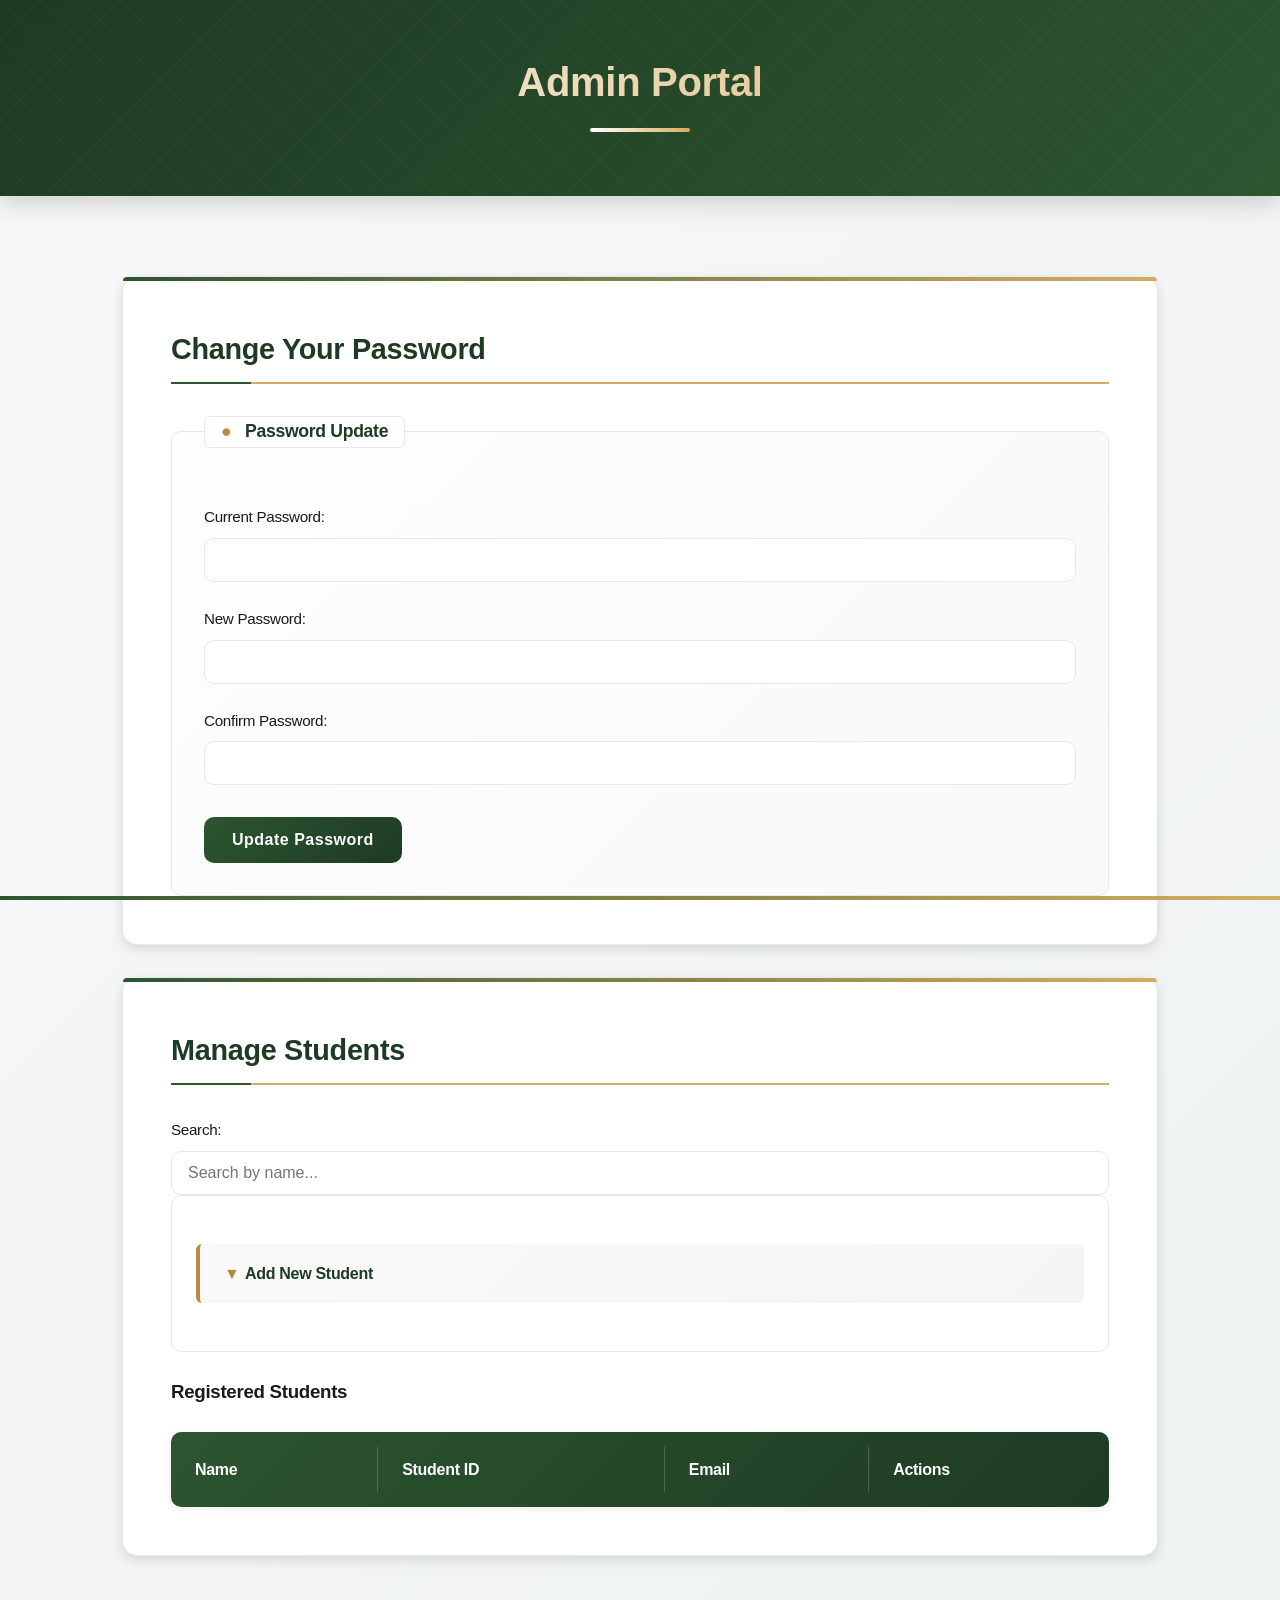
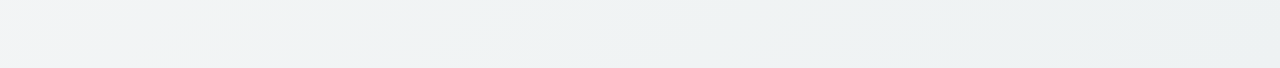
<file: src/admin/manage_users.html>
<!--
  Requirement: Create a Responsive Admin Portal

  Instructions:
  Fill in the HTML elements as described in the comments.
  Use the provided IDs for the elements that require them.
  Focus on creating a clear and semantic HTML structure.
-->
<!DOCTYPE html>
<html lang="en">
<head>
    <!-- TODO: Add the 'meta' tag for character encoding (UTF-8). -->
    <meta charset="UTF-8">

    <!-- TODO: Add the responsive 'viewport' meta tag. -->
    <meta name="viewport" content="width=device-width, initial-scale=1.0">
    <link rel="stylesheet" href="../common/admin.css">

    <!-- TODO: Add a 'title' for the page, e.g., "Admin Portal". -->
    <title>Admin Portal</title>

    <!-- TODO: Link to a CSS file or a CSS framework. -->
    <link rel="stylesheet" href="../common/admin.css">
</head>
<body>
    <!-- TODO: Create a 'header' element for the top of the page. -->
    <header>
        <!-- TODO: Inside the header, add a main heading (e.g., 'h1') with the text "Admin Portal". -->
        <h1>Admin Portal</h1>
    </header>
    <!-- End of the header. -->

    <!-- TODO: Create a 'main' element to hold the primary content of the portal. -->
    <main>
        <!-- TODO: Create a 'section' for the password management functionality. -->
        <section>
            <!-- TODO: Add a sub-heading (e.g., 'h2') with the text "Change Your Password". -->
            <h2>Change Your Password</h2>

            <!-- TODO: Create a 'form' for changing the password. The 'action' can be '#'. -->
            <form id="password-form" action="#">
                <!-- TODO: Use a 'fieldset' to group the password-related fields. -->
                <fieldset>
                    <!-- TODO: Add a 'legend' for the fieldset, e.g., "Password Update". -->
                    <legend>Password Update</legend>

                    <!-- TODO: Add a 'label' for the current password input. 'for' should be "current-password". -->
                    <label for="current-password">Current Password:</label>
                    <!-- TODO: Add an 'input' for the current password.
                         - type="password"
                         - id="current-password"
                         - required -->
                    <input type="password" id="current-password" required>

                    <!-- TODO: Add a 'label' for the new password input. 'for' should be "new-password". -->
                    <label for="new-password">New Password:</label>
                    <!-- TODO: Add an 'input' for the new password.
                         - type="password"
                         - id="new-password"
                         - minlength="8"
                         - required -->
                    <input type="password" id="new-password" minlength="8" required>

                    <!-- TODO: Add a 'label' for the confirm password input. 'for' should be "confirm-password". -->
                    <label for="confirm-password">Confirm Password:</label>
                    <!-- TODO: Add an 'input' to confirm the new password.
                         - type="password"
                         - id="confirm-password"
                         - required -->
                    <input type="password" id="confirm-password" required>

                    <!-- TODO: Add a 'button' to submit the form.
                         - type="submit"
                         - id="change"
                         - Text: "Update Password" -->
                    <button type="submit" id="change">Update Password</button>
                </fieldset>
                <!-- End of the fieldset. -->
            </form>
            <!-- End of the password form. -->
        </section>
        <!-- End of the password management section. -->

        <!-- TODO: Create another 'section' for the student management functionality. -->
        <section>
            <!-- TODO: Add a sub-heading (e.g., 'h2') with the text "Manage Students". -->
            <h2>Manage Students</h2>

            <!-- TODO: Add a search input for filtering students -->
            <label for="search-input">Search:</label>
            <input type="text" id="search-input" placeholder="Search by name...">

            <!-- TODO: Create a 'details' element so the "Add Student" form can be collapsed. -->
            <details>
                <!-- TODO: Add a 'summary' element inside 'details' with the text "Add New Student". -->
                <summary>Add New Student</summary>

                <!-- TODO: Create a 'form' for adding a new student. 'action' can be '#'. -->
                <form id="add-student-form" action="#">
                    <!-- TODO: Use a 'fieldset' to group the new student fields. -->
                    <fieldset>
                        <!-- TODO: Add a 'legend' for the fieldset, e.g., "New Student Information". -->
                        <legend>New Student Information</legend>

                        <!-- TODO: Add a 'label' and 'input' for the student's full name.
                             - label 'for': "student-name"
                             - input 'id': "student-name"
                             - input 'type': "text"
                             - input: required -->
                        <label for="student-name">Full Name:</label>
                        <input type="text" id="student-name" required>

                        <!-- TODO: Add a 'label' and 'input' for the student's ID.
                             - label 'for': "student-id"
                             - input 'id': "student-id"
                             - input 'type': "text"
                             - input: required -->
                        <label for="student-id">Student ID:</label>
                        <input type="text" id="student-id" required>

                        <!-- TODO: Add a 'label' and 'input' for the student's email.
                             - label 'for': "student-email"
                             - input 'id': "student-email"
                             - input 'type': "email"
                             - input: required -->
                        <label for="student-email">Email:</label>
                        <input type="email" id="student-email" required>

                        <!-- TODO: Add a 'label' and 'input' for the default password.
                             - label 'for': "default-password"
                             - input 'id': "default-password"
                             - input 'type': "text"
                             - You can pre-fill this with a value like "password123" or leave it blank. -->
                        <label for="default-password">Default Password:</label>
                        <input type="text" id="default-password" value="password123">

                        <!-- TODO: Add a 'button' to submit the form.
                             - type="submit"
                             - id="add"
                             - Text: "Add Student" -->
                        <button type="submit" id="add">Add Student</button>
                    </fieldset>
                    <!-- End of the fieldset. -->
                </form>
                <!-- End of the add student form. -->
            </details>
            <!-- End of the 'details' element. -->

            <!-- TODO: Add a sub-heading (e.g., 'h3') for the list of students, "Registered Students". -->
            <h3>Registered Students</h3>

            <!-- TODO: Create a 'table' to display the list of students. Give it an id="student-table". -->
            <table id="student-table">
                <!-- TODO: Create a 'thead' for the table headers. -->
                <thead>
                    <!-- TODO: Create a 'tr' (table row) inside the 'thead'. -->
                    <tr>
                        <!-- TODO: Create 'th' (table header) cells for "Name", "Student ID", "Email", and "Actions". -->
                        <th>Name</th>
                        <th>Student ID</th>
                        <th>Email</th>
                        <th>Actions</th>
                    </tr>
                    <!-- End of the row. -->
                </thead>
                <!-- End of 'thead'. -->

                <!-- TODO: Create a 'tbody' for the table body, where student data will go. -->
                <tbody id="student-table-body">
                </tbody>
                <!-- End of 'tbody'. -->
            </table>
            <!-- End of the table. -->
        </section>
        <!-- End of the student management section. -->
    </main>
    <!-- End of the main content area. -->

    <!-- Edit Student Modal/Popup -->
    <div id="edit-modal" class="modal" style="display: none;">
        <div class="modal-content">
            <span class="modal-close" id="close-modal">&times;</span>
            <h2>Edit Student Information</h2>
            <form id="edit-student-form" action="#">
                <fieldset>
                    <legend>Update Student Details</legend>
                    
                    <input type="hidden" id="edit-student-original-id">
                    
                    <label for="edit-student-name">Full Name:</label>
                    <input type="text" id="edit-student-name" required>
                    
                    <label for="edit-student-id">Student ID:</label>
                    <input type="text" id="edit-student-id" required>
                    
                    <label for="edit-student-email">Email:</label>
                    <input type="email" id="edit-student-email" required>
                    
                    <div class="modal-buttons">
                        <button type="submit" id="save-edit">Save Changes</button>
                        <button type="button" id="cancel-edit">Cancel</button>
                    </div>
                </fieldset>
            </form>
        </div>
    </div>

    <style>
        /* Modal Styles */
        .modal {
            position: fixed;
            top: 0;
            left: 0;
            width: 100%;
            height: 100%;
            background-color: rgba(0, 0, 0, 0.5);
            display: flex;
            justify-content: center;
            align-items: center;
            z-index: 1000;
        }
        
        .modal-content {
            background: white;
            padding: 30px;
            border-radius: 12px;
            max-width: 500px;
            width: 90%;
            position: relative;
            box-shadow: 0 10px 30px rgba(0, 0, 0, 0.3);
            animation: modalSlideIn 0.3s ease;
        }
        
        @keyframes modalSlideIn {
            from {
                opacity: 0;
                transform: translateY(-50px);
            }
            to {
                opacity: 1;
                transform: translateY(0);
            }
        }
        
        .modal-close {
            position: absolute;
            top: 10px;
            right: 15px;
            font-size: 28px;
            font-weight: bold;
            color: #999;
            cursor: pointer;
            transition: color 0.2s;
        }
        
        .modal-close:hover {
            color: #333;
        }
        
        .modal-content h2 {
            margin-bottom: 20px;
            color: #333;
        }
        
        .modal-buttons {
            display: flex;
            gap: 10px;
            margin-top: 20px;
        }
        
        .modal-buttons button {
            flex: 1;
        }
        
        #cancel-edit {
            background: #6c757d;
        }
        
        #cancel-edit:hover {
            background: #5a6268;
        }
    </style>

    <script src="manage_users.js" defer></script>
</body>
</html>
</file>
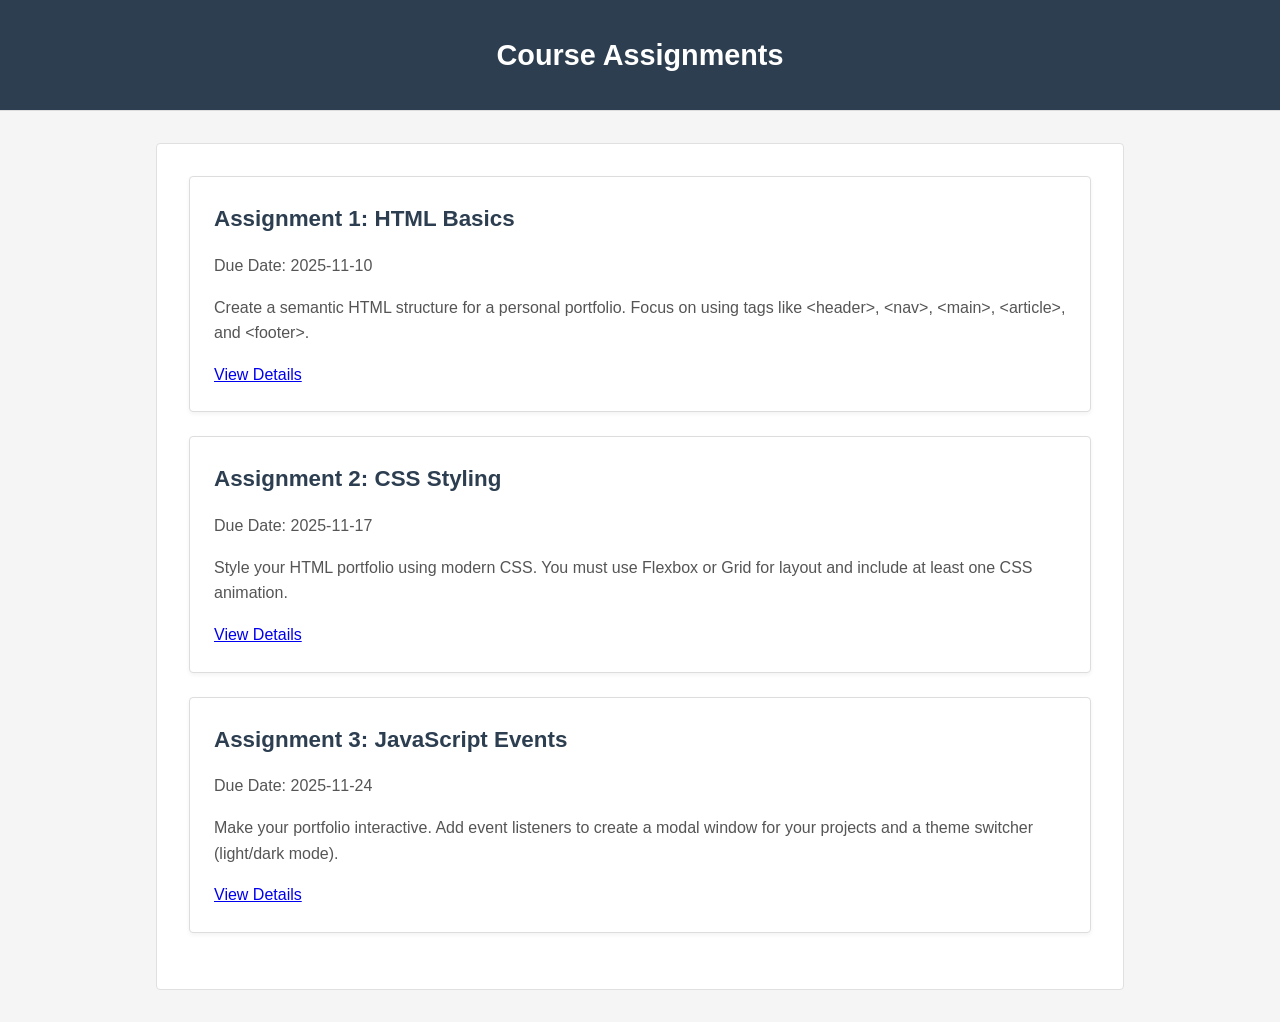
<file: src/assignments/list.html>
<!--
  Requirement: Create the Student View for Assignments

  Instructions:
  This page is a read-only view for students to see all course assignments.
  Each assignment should link to its dedicated detail page.
-->
<!DOCTYPE html>
<html lang="en">
<head>
    <!-- TODO: Add meta tags for charset and viewport. -->
    <meta charset="UTF-8">
    <meta name="viewport" content="width=device-width, initial-scale=1.0">
    <title>Course Assignments</title>
    <link rel="stylesheet" href="../../style.css">
    <script src="list.js" defer></script>
</head>
<body>

    <!-- TODO: Create a 'header' with a main heading ('h1') "Course Assignments". -->
    <header>
        <h1>Course Assignments</h1>
    </header>

    <!-- TODO: Create the 'main' content area. -->
    <main>
        <!-- TODO: Create a 'section' to contain the list of assignments. -->
        <section id="assignment-list-section">
            <!-- TODO: Add 2-3 dummy assignment entries using the structure below. -->

            <!-- Example Assignment 1: -->
            <!-- TODO: Use an 'article' element for each assignment. -->
            <article>
                <!-- TODO: Add a heading ('h2') for the assignment's title (e.g., "Assignment 1: HTML Basics"). -->
                <h2>Assignment 1: HTML Basics</h2>
                <!-- TODO: Add a paragraph ('p') to display the due date, e.g., "Due: YYYY-MM-DD". -->
                <p>Due: 2025-10-21</p>
                <!-- TODO: Add another paragraph ('p') for a brief description. -->
                <p>This assignment covers the basics of HTML structure, including elements, attributes, and semantic tags.</p>

                <!-- TODO: Add an anchor tag ('a') that links to the detail page. 
                     - The 'href' should link to details.html with the assignment ID.
                     - The link text should be "View Details & Discussion". -->
                <a href="details.html">View Details & Discussion</a>
            <!-- End of article. -->
            </article>

            <!-- Example Assignment 2: -->
            <!-- TODO: Create a second 'article' for another assignment with the same structure. -->
            <article>
                <h2>Assignment 2: CSS Fundamentals</h2>
                <p>Due: 2025-11-15</p>
                <p>This assignment focuses on the basics of CSS, including selectors, properties, and the box model.</p>
                <a href="details.html">View Details & Discussion</a>
            </article>

        <!-- End of assignment list section. -->
        </section>
    <!-- End of main. -->

</body>
</html>
</file>
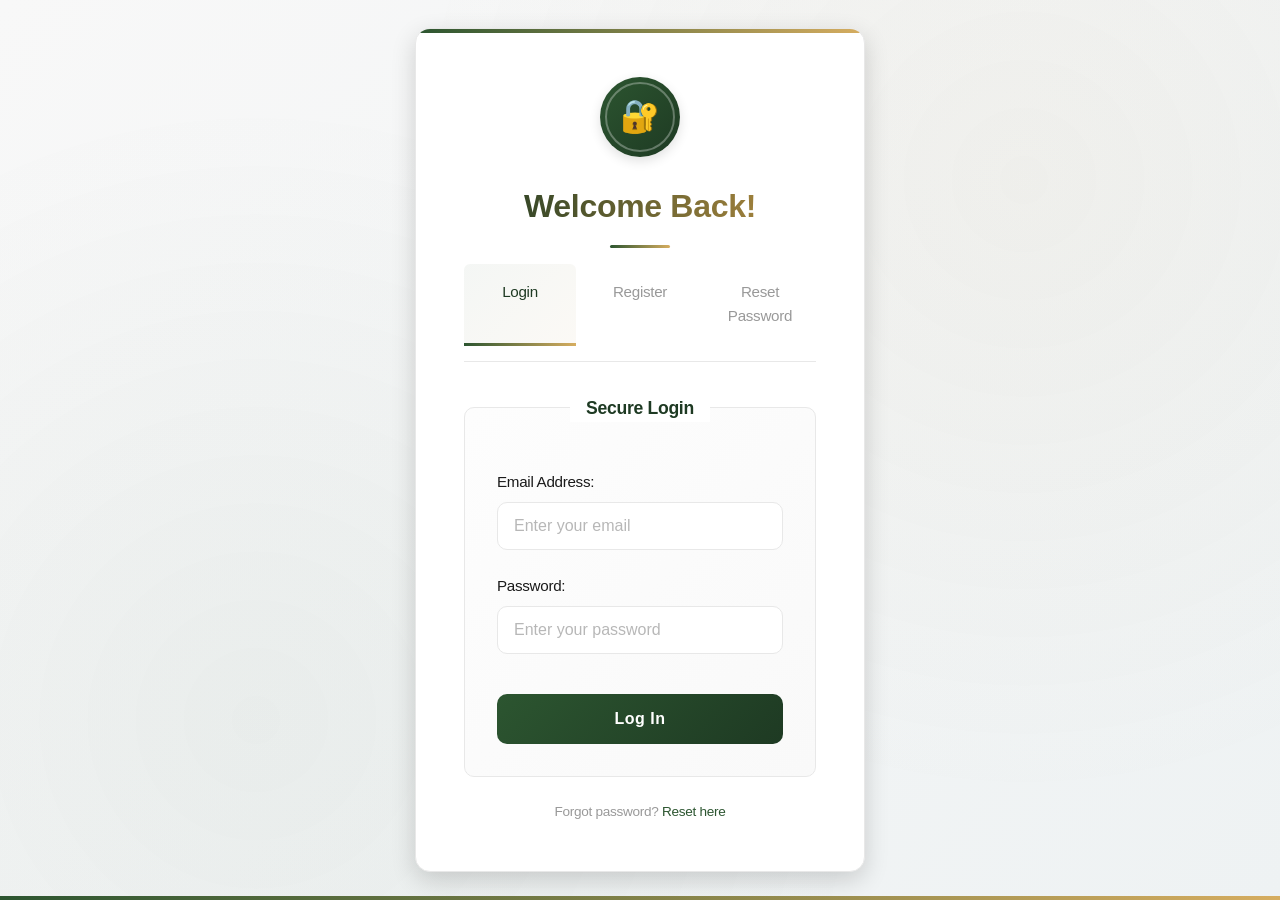
<file: src/auth/login.html>
<!DOCTYPE html>
<html lang="en">
<head>
    <meta charset="UTF-8">
    <meta name="viewport" content="width=device-width, initial-scale=1.0">
    <title>Login</title>
    
    <!-- Link to the updated professional CSS -->
    <link rel="stylesheet" href="../common/loginPage.css"/>
    <style>
        /* Additional styles for the tabs */
        .tabs {
            display: flex;
            gap: var(--spacing-xs);
            margin-bottom: var(--spacing-lg);
            border-bottom: 1px solid var(--gray-light);
            padding-bottom: var(--spacing-sm);
        }
        
        .tab {
            flex: 1;
            padding: var(--spacing-sm);
            border: none;
            background: transparent;
            color: var(--gray-medium);
            font-weight: 500;
            font-size: 0.95rem;
            cursor: pointer;
            transition: all var(--transition-normal);
            text-align: center;
            position: relative;
            border-radius: var(--border-radius-sm) var(--border-radius-sm) 0 0;
        }
        
        .tab::after {
            content: '';
            position: absolute;
            bottom: -1px;
            left: 0;
            right: 0;
            height: 3px;
            background: linear-gradient(90deg, var(--primary-color), var(--accent-color));
            transform: scaleX(0);
            transition: transform var(--transition-normal);
        }
        
        .tab.active {
            color: var(--primary-dark);
            background: linear-gradient(135deg, rgba(44, 85, 48, 0.05), rgba(182, 141, 64, 0.05));
        }
        
        .tab.active::after {
            transform: scaleX(1);
        }
        
        .tab:hover:not(.active) {
            color: var(--primary-color);
            background: linear-gradient(135deg, rgba(44, 85, 48, 0.02), rgba(182, 141, 64, 0.02));
        }
        
        /* Auth view management */
        .auth-view {
            animation: fadeIn 0.4s ease-out;
        }
        
        @keyframes fadeIn {
            from {
                opacity: 0;
                transform: translateY(10px);
            }
            to {
                opacity: 1;
                transform: translateY(0);
            }
        }
        
        /* Message containers */
        .message {
            padding: var(--spacing-sm);
            border-radius: var(--border-radius-sm);
            margin-top: var(--spacing-md);
            display: none;
            font-size: 0.9rem;
            animation: slideIn 0.3s ease-out;
        }
        
        .message.success {
            background: linear-gradient(135deg, rgba(74, 156, 109, 0.1), rgba(74, 156, 109, 0.05));
            color: var(--success-color);
            border: 1px solid rgba(74, 156, 109, 0.2);
        }
        
        .message.error {
            background: linear-gradient(135deg, rgba(196, 69, 54, 0.1), rgba(196, 69, 54, 0.05));
            color: var(--danger-color);
            border: 1px solid rgba(196, 69, 54, 0.2);
        }
        
        /* Small text and links */
        .small {
            font-size: 0.85rem;
            margin-top: var(--spacing-md);
            text-align: center;
            color: var(--gray-medium);
        }
        
        .link {
            color: var(--primary-color);
            text-decoration: none;
            cursor: pointer;
            font-weight: 500;
            transition: color var(--transition-fast);
            position: relative;
            padding-bottom: 2px;
        }
        
        .link::after {
            content: '';
            position: absolute;
            bottom: 0;
            left: 0;
            width: 0;
            height: 1px;
            background: var(--secondary-color);
            transition: width var(--transition-normal);
        }
        
        .link:hover {
            color: var(--secondary-color);
        }
        
        .link:hover::after {
            width: 100%;
        }
        
        /* Divider */
        hr {
            border: none;
            height: 1px;
            background: linear-gradient(90deg, transparent, var(--gray-light), transparent);
            margin: var(--spacing-lg) 0;
        }
        
        /* Reset form specific */
        #reset-form fieldset:last-of-type {
            margin-top: var(--spacing-lg);
        }
    </style>
</head>
<body>
    <main class="login-container">
        <section class="login-card">
            <!-- Login Icon -->
            <div class="login-icon">
                <span>🔐</span>
            </div>
            
            <h2>Welcome Back!</h2>
            
            <!-- Tab Navigation -->
            <div class="tabs" role="tablist" aria-label="Authentication Tabs">
                <div class="tab active" data-view="login" role="tab" aria-selected="true">Login</div>
                <div class="tab" data-view="register" role="tab" aria-selected="false">Register</div>
                <div class="tab" data-view="reset" role="tab" aria-selected="false">Reset Password</div>
            </div>

            <!-- LOGIN FORM -->
            <form action="#" id="login-form" data-view="login" class="auth-view">
                <fieldset>
                    <legend>Secure Login</legend>
                    
                    <div class="form-group">
                        <label for="email">Email Address:</label>
                        <input type="email" id="email" name="email" required autocomplete="email" placeholder="Enter your email">
                    </div>
                    
                    <div class="form-group">
                        <label for="password">Password:</label>
                        <input type="password" id="password" name="password" minlength="8" required autocomplete="current-password" placeholder="Enter your password">
                    </div>
                    
                    <button type="submit" id="login">Log In</button>
                </fieldset>
                
                <div id="message-container" aria-live="polite" class="message" style="display:none"></div>
                
                <div class="small">Forgot password? <span class="link" id="goto-reset">Reset here</span></div>
            </form>

            <!-- REGISTER FORM -->
            <form action="#" id="register-form" data-view="register" class="auth-view" style="display:none">
                <fieldset>
                    <legend>Create Account</legend>
                    
                    <div class="form-group">
                        <label for="reg-name">Full Name</label>
                        <input type="text" id="reg-name" name="name" required placeholder="Enter your full name">
                    </div>
                    
                    <div class="form-group">
                        <label for="reg-email">Email Address</label>
                        <input type="email" id="reg-email" name="email" required placeholder="Enter your email">
                    </div>
                    
                    <div class="form-group">
                        <label for="reg-password">Password</label>
                        <input type="password" id="reg-password" name="password" minlength="8" required placeholder="Create a password">
                    </div>
                    
                    <div class="form-group">
                        <label for="reg-password-confirm">Confirm Password</label>
                        <input type="password" id="reg-password-confirm" name="password_confirm" minlength="8" required placeholder="Confirm your password">
                    </div>
                    
                    <button type="submit" id="register">Create Account</button>
                </fieldset>
                
                <div id="register-message" aria-live="polite" class="message" style="display:none"></div>
                <div class="small">Already have an account? <span class="link" id="goto-login">Login</span></div>
            </form>

            <!-- RESET PASSWORD FORM -->
            <form action="#" id="reset-form" data-view="reset" class="auth-view" style="display:none">
                <fieldset>
                    <legend>Password Reset</legend>
                    
                    <div class="form-group">
                        <label for="reset-email">Enter your account email</label>
                        <input type="email" id="reset-email" name="email" required placeholder="Enter your registered email">
                    </div>
                    
                    <button type="submit" id="reset-request">Request Reset Token</button>
                </fieldset>
                
                <div id="reset-message" aria-live="polite" class="message" style="display:none"></div>
                
                <hr>
                
                <fieldset>
                    <legend>Confirm Reset</legend>
                    
                    <div class="form-group">
                        <label for="reset-token">Reset Token</label>
                        <input type="text" id="reset-token" name="token" placeholder="Enter reset token">
                    </div>
                    
                    <div class="form-group">
                        <label for="reset-new-password">New Password</label>
                        <input type="password" id="reset-new-password" name="new_password" minlength="8" placeholder="Enter new password">
                    </div>
                    
                    <button type="button" id="reset-confirm">Confirm Reset</button>
                </fieldset>
                
                <div class="small">Remembered your password? <span class="link" id="goto-login-2">Login</span></div>
            </form>
        </section>
    </main>

    <script src="login.js" defer></script>
</body>
</html>
</file>
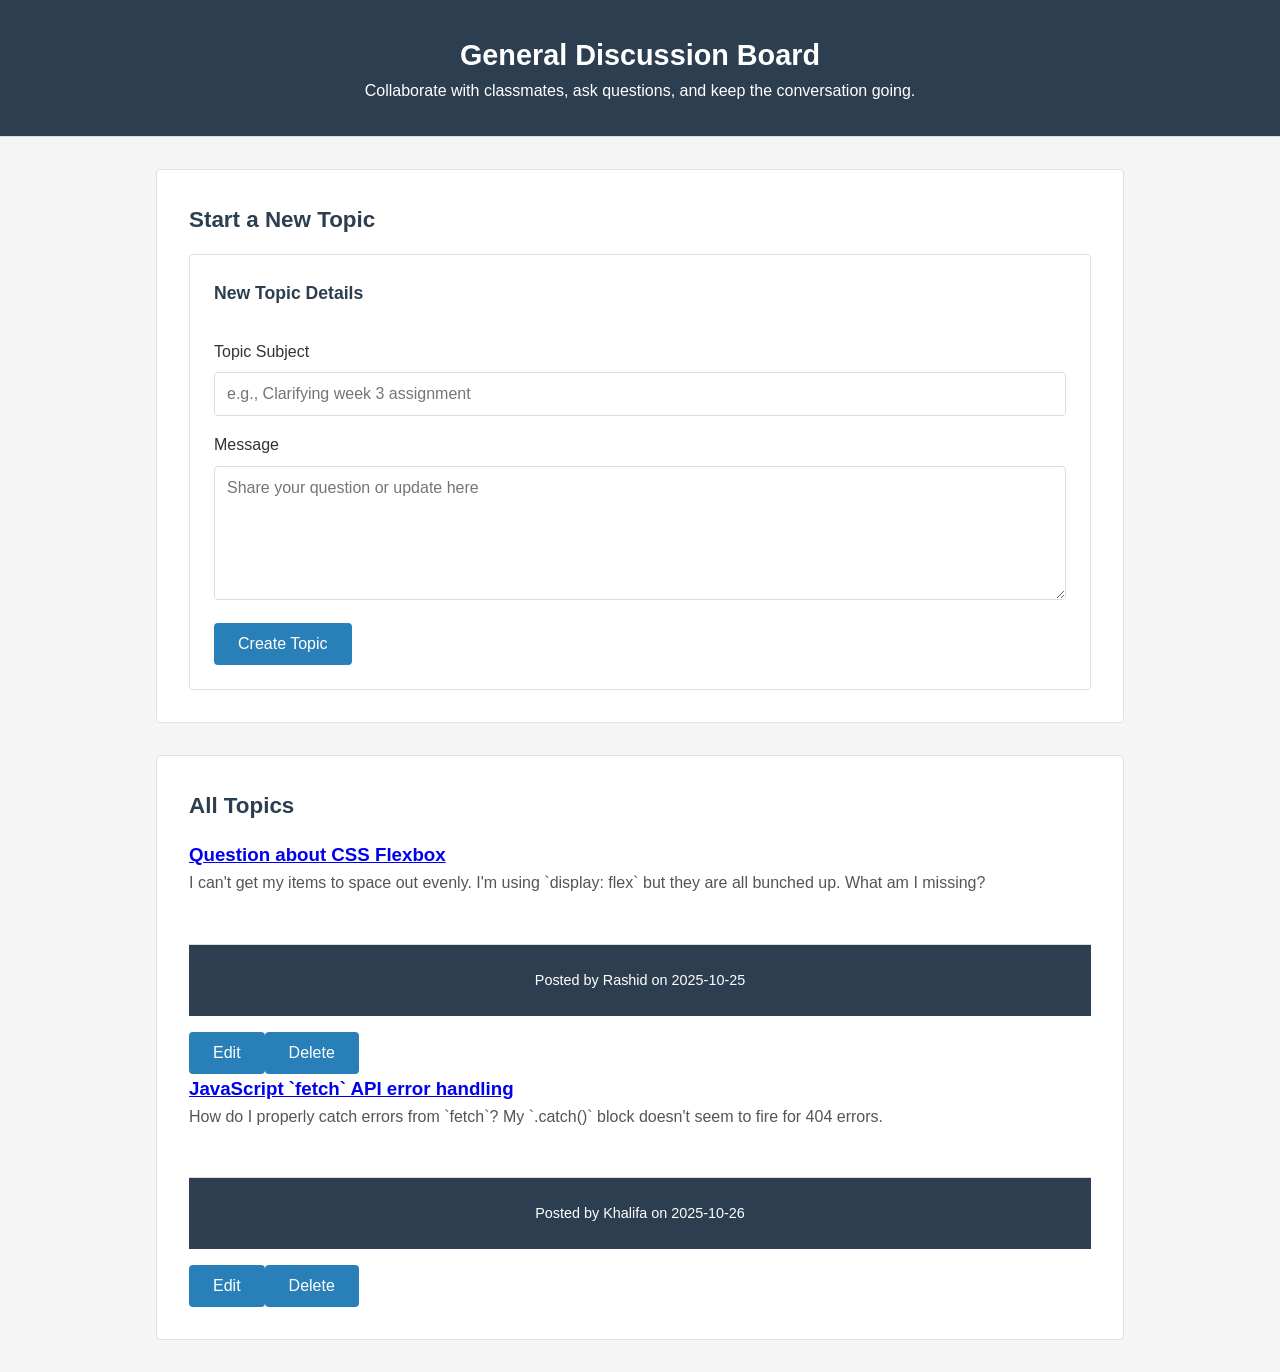
<file: src/discussion/baord.html>
<!--
  Requirement: Create the General Discussion Board

  Instructions:
  This page will list all discussion topics and include a form to create a new one.
-->
<!DOCTYPE html>
<html lang="en">
<head>
    <!-- TODO: Add the 'meta' tag for character encoding (UTF-8). -->
    <meta charset="UTF-8">
    <!-- TODO: Add the responsive 'viewport' meta tag. -->
    <meta name="viewport" content="width=device-width, initial-scale=1.0">
    <!-- TODO: Add a title, e.g., "Discussion Board". -->
    <title>Discussion Board</title>
    <!-- TODO: Link to your CSS framework or stylesheet. -->
    <link rel="stylesheet" href="../../style.css">
</head>
<body>
    <!-- TODO: Create a 'header' with a main heading ('h1') "General Discussion Board". -->
    <header>
        <h1>General Discussion Board</h1>
        <p>Collaborate with classmates, ask questions, and keep the conversation going.</p>
    </header>

    <!-- TODO: Create the 'main' content area. -->
    <main>

        <!-- Section 1: Create a New Topic -->
        <!-- TODO: Create a 'section' for the "new topic" form. -->
        <section aria-labelledby="start-topic-heading">
            <!-- TODO: Add a sub-heading ('h2') "Start a New Topic". -->
            <h2 id="start-topic-heading">Start a New Topic</h2>

            <!-- TODO: Create a 'form' with an id "new-topic-form". Action can be '#'. -->
            <form id="new-topic-form" action="#">
                <!-- TODO: Use a 'fieldset' to group the form controls. -->
                <fieldset>
                    <!-- TODO: Add a 'legend', e.g., "New Topic Details". -->
                    <legend>New Topic Details</legend>

                    <!-- TODO: Add a 'label' and 'input' for the topic subject.
                         - label 'for': "topic-subject"
                         - input 'id': "topic-subject", type="text", required -->
                    <label for="topic-subject">Topic Subject</label>
                    <input type="text" id="topic-subject" name="subject" required placeholder="e.g., Clarifying week 3 assignment">

                    <!-- TODO: Add a 'label' and 'textarea' for the main message.
                         - label 'for': "topic-message"
                         - textarea 'id': "topic-message", rows="6", required -->
                    <label for="topic-message">Message</label>
                    <textarea id="topic-message" name="message" rows="6" required placeholder="Share your question or update here"></textarea>

                    <!-- TODO: Add a 'button' to submit the form.
                         - id="create-topic", type="submit", Text: "Create Topic" -->
                    <button type="submit" id="create-topic">Create Topic</button>
                </fieldset>
                <!-- End of fieldset. -->
            </form>
            <!-- End of form. -->
        </section>
        <!-- End of form section. -->

        <!-- Section 2: Existing Topics -->
        <!-- TODO: Create a 'section' to display the list of current topics. -->
        <section aria-labelledby="topics-heading">
            <!-- TODO: Add a sub-heading ('h2') "All Topics". -->
            <h2>All Topics</h2>
            <!-- TODO: Add a container (like a 'div') to hold the list of topics. -->
            <div id="topic-list-container">
                <!-- TODO: Add 2-3 dummy topics using the structure below. -->

                <!-- Example Topic 1: -->
                <!-- TODO: Use an 'article' for each topic. -->
                <article class="topic-card">
                    <!-- TODO: Add a heading ('h3') containing an anchor tag ('a') linking to the detail page. -->
                    <h3><a href="topic.html?id=topic_1">Understanding CSS Flexbox</a></h3>
                    <!-- TODO: Include a short summary paragraph. -->
                    <p>Let&rsquo;s break down the parent and child utilities together.</p>
                    <!-- TODO: Use a 'footer' element for metadata. -->
                    <footer>Posted by: Alex Jordan on 2024-02-10</footer>
                    <!-- TODO: Add a container (e.g., a 'div') for action buttons. -->
                    <div class="topic-actions">
                        <!-- TODO: Add an "Edit" button/link. -->
                        <button type="button" class="edit-btn">Edit</button>
                        <!-- TODO: Add a "Delete" button/link. -->
                        <button type="button" class="delete-btn" data-id="topic_1">Delete</button>
                    </div>
                </article>

                <!-- Example Topic 2: -->
                <article class="topic-card">
                    <h3><a href="topic.html?id=topic_2">Project Setup Tips</a></h3>
                    <p>Share the steps you followed to configure the local dev environment.</p>
                    <footer>Posted by: Samira Lee on 2024-02-12</footer>
                    <div class="topic-actions">
                        <button type="button" class="edit-btn">Edit</button>
                        <button type="button" class="delete-btn" data-id="topic_2">Delete</button>
                    </div>
                </article>
            </div>
        </section>
    </main>

    <!-- TODO: Link to the JavaScript file with the defer attribute. -->
    <script src="board.js" defer></script>
</body>
</html>
</file>
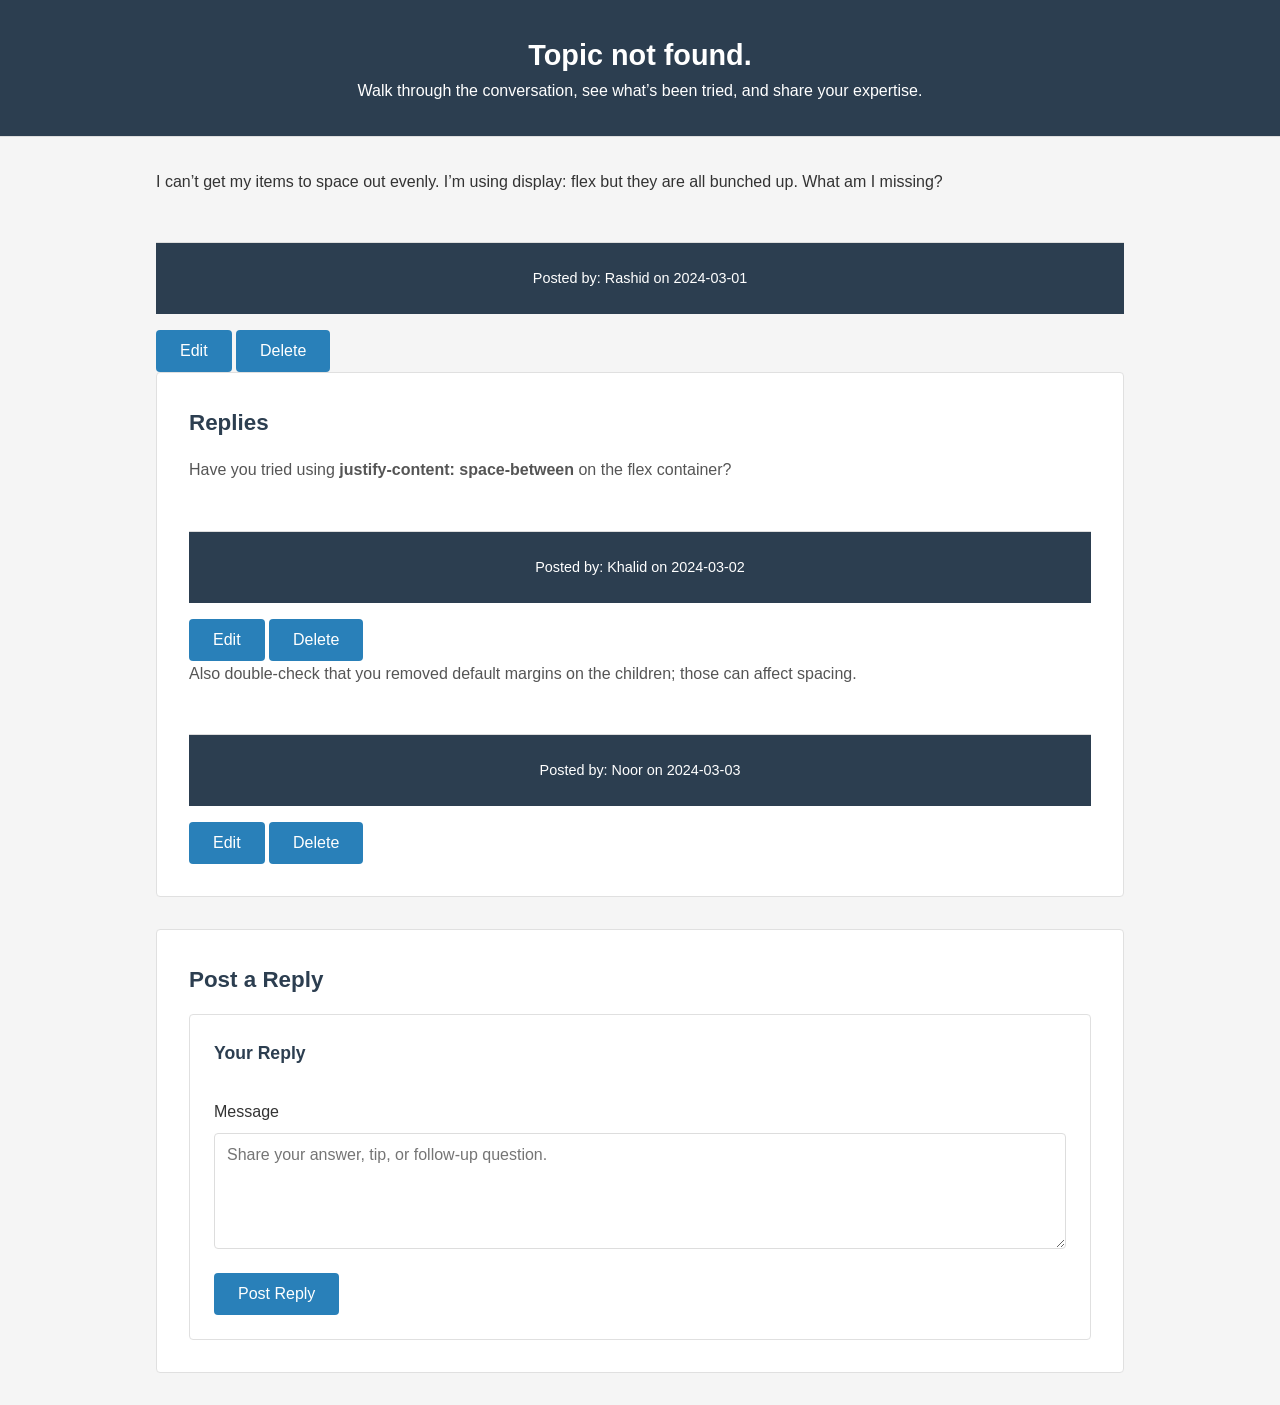
<file: src/discussion/topic.html>
<!--
  Requirement: Create the Page for a Single Discussion Topic

  Instructions:
  This page displays the original post of a topic, all its replies, and a form to add a new reply.
-->
<!DOCTYPE html>
<html lang="en">
<head>
    <!-- TODO: Add meta tags for charset and viewport. -->
    <meta charset="UTF-8">
    <meta name="viewport" content="width=device-width, initial-scale=1.0">
    
    <!-- TODO: Add a title, for now use "Topic Details". -->
    <title>Topic Details</title>

    <!-- TODO: Link to your CSS framework or stylesheet. -->
    <link rel="stylesheet" href="../../style.css">
</head>
<body>
    <!-- TODO: Create a 'header' with a main heading ('h1'). Use a dummy title like "Question about CSS Flexbox". -->
    <header>
        <h1 id="topic-subject">Question about CSS Flexbox</h1>
        <p>Walk through the conversation, see what&rsquo;s been tried, and share your expertise.</p>
    </header>

    <!-- TODO: Create the 'main' content area. -->
    <main>

        <!-- Section 1: Original Post -->
        <!-- TODO: Use an 'article' to display the main topic post. Give it an 'id' like "original-post". -->
        <article id="original-post" class="topic-card">
            <!-- TODO: Add a paragraph ('p') with the dummy text of the original message. -->
            <p id="op-message">
                I can&rsquo;t get my items to space out evenly. I&rsquo;m using display: flex but they are all bunched up.
                What am I missing?
            </p>
            <!-- TODO: Use a 'footer' for the metadata: "Posted by: Student Name on YYYY-MM-DD". -->
            <footer id="op-footer">Posted by: Rashid on 2024-03-01</footer>
            <!-- TODO: Add a container for "Edit" and "Delete" buttons, just like on the main page.
                 Remember, these actions are restricted to the owner or admin. -->
            <div class="topic-actions" id="op-actions">
                <button type="button" class="edit-btn">Edit</button>
                <button type="button" class="delete-btn" data-id="topic_1">Delete</button>
            </div>
        </article>
        <!-- End of article. -->

        <!-- Section 2: Replies -->
        <!-- TODO: Create a 'section' for the replies, with an 'id' of "replies-section". -->
        <section id="replies-section" aria-labelledby="replies-heading">
            <!-- TODO: Add a sub-heading ('h2') "Replies". -->
            <h2 id="replies-heading">Replies</h2>

            <!-- TODO: Add a container (like a 'div') for the list of replies. -->
            <div id="reply-list-container">
                <!-- TODO: Add 1-2 dummy replies to show the structure. -->

                <!-- Example Reply 1: -->
                <!-- TODO: Use an 'article' for each reply. -->
                <article class="reply-card">
                    <!-- TODO: Use a 'p' for the reply text (e.g., "Have you tried using 'justify-content: space-between'?"). -->
                    <p>Have you tried using <strong>justify-content: space-between</strong> on the flex container?</p>
                    <!-- TODO: Use a 'footer' to show the author and date. -->
                    <footer>Posted by: Khalid on 2024-03-02</footer>
                    <!-- TODO: Add a container for "Edit" and "Delete" buttons for this specific reply.
                         These actions are restricted to the reply's author or the admin. -->
                    <div class="reply-actions">
                        <button type="button" class="edit-btn">Edit</button>
                        <button type="button" class="delete-reply-btn" data-id="reply_1">Delete</button>
                    </div>
                </article>

                <!-- Example Reply 2 -->
                <article class="reply-card">
                    <p>Also double-check that you removed default margins on the children; those can affect spacing.</p>
                    <footer>Posted by: Noor on 2024-03-03</footer>
                    <div class="reply-actions">
                        <button type="button" class="edit-btn">Edit</button>
                        <button type="button" class="delete-reply-btn" data-id="reply_2">Delete</button>
                    </div>
                </article>
                <!-- End of reply article. -->
            </div>
        </section>

        <!-- Section 3: Add a Reply Form -->
        <!-- TODO: Create a 'section' for the reply form. -->
        <section id="reply-form-section" aria-labelledby="reply-form-heading">
            <!-- TODO: Add a sub-heading ('h2') "Post a Reply". -->
            <h2 id="reply-form-heading">Post a Reply</h2>
            <!-- TODO: Create a 'form' for users to post new replies. Action can be '#'. -->
            <form id="reply-form" action="#">
                <!-- TODO: Use a 'fieldset' to group the controls. -->
                <fieldset>
                    <!-- TODO: Add a 'legend', e.g., "Your Reply". -->
                    <legend>Your Reply</legend>

                    <!-- TODO: Add a 'label' and 'textarea' for the reply message.
                         - label 'for': "new-reply"
                         - textarea 'id': "new-reply", required -->
                    <label for="new-reply">Message</label>
                    <textarea id="new-reply" rows="5" required placeholder="Share your answer, tip, or follow-up question."></textarea>
                    
                    <!-- TODO: Add a 'button' to submit the reply.
                         - type="submit", Text: "Post Reply" -->
                    <button type="submit">Post Reply</button>
                </fieldset>
                <!-- End of fieldset. -->
            </form>
            <!-- End of form. -->
        </section>
        <!-- End of replies section. -->

    </main>
    <!-- End of main. -->

    <script src="topic.js" defer></script>
</body>
</html>
</file>
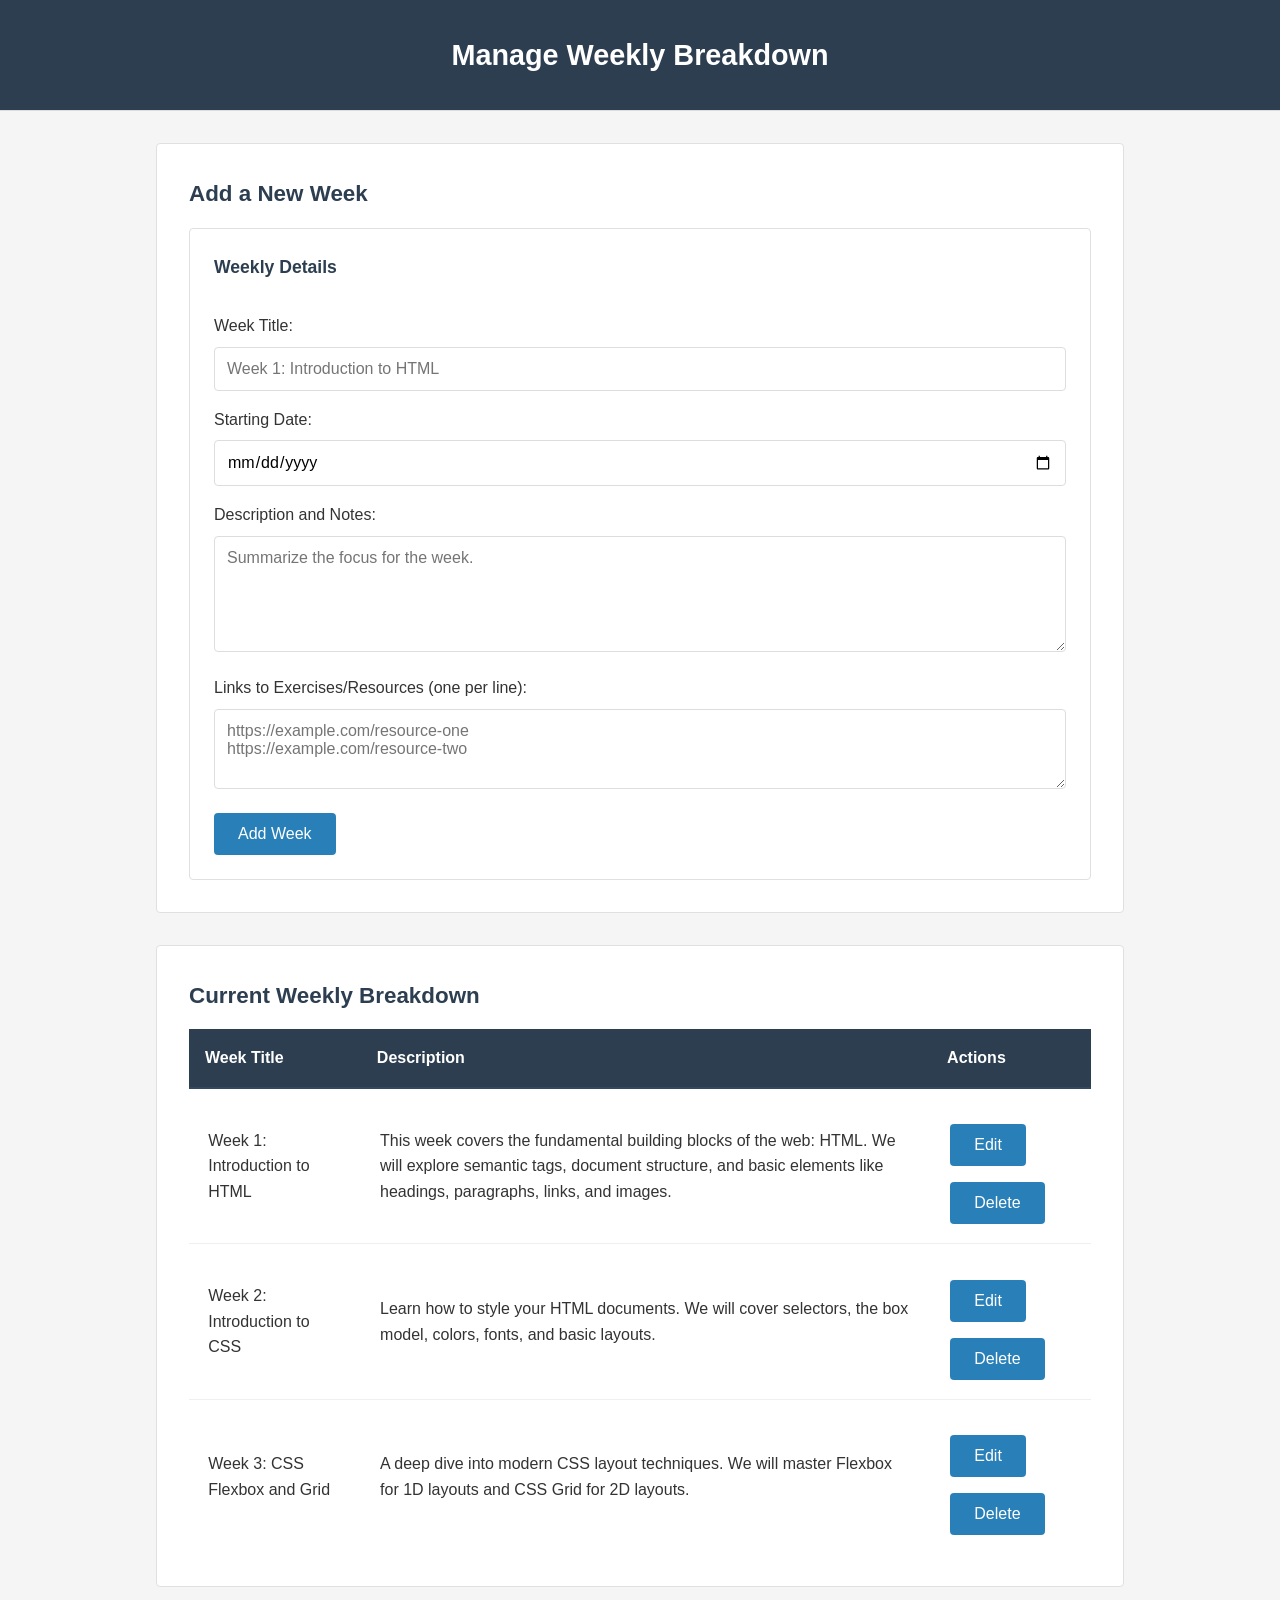
<file: src/weekly/admin.html>
<!--
  Requirement: Create the Admin View for the Weekly Breakdown

  Instructions:
  Fill in the HTML elements as described in the comments.
  This page allows the teacher (admin) to perform full CRUD operations on the weekly course content.
-->
<!DOCTYPE html>
<html lang="en">
<head>
    <!-- TODO: Add the 'meta' tag for character encoding (UTF-8). -->
    <meta charset="UTF-8">
    <!-- TODO: Add the responsive 'viewport' meta tag. -->
    <meta name="viewport" content="width=device-width, initial-scale=1.0">
    <!-- TODO: Add a title, e.g., "Manage Weekly Breakdown". -->
    <link rel="stylesheet" href="../../style.css">
    <title>Manage Weekly Breakdown</title>
    <!-- TODO: Link to your CSS framework or stylesheet. -->
</head>
<body>

    <!-- TODO: Create a 'header' with a main heading ('h1') "Manage Weekly Breakdown". -->
    <header>
        <h1>Manage Weekly Breakdown</h1>
    </header>
    <!-- TODO: Create the 'main' content area. -->
    <main>

        <!-- Section 1: Add/Edit Week Form -->
        <!-- TODO: Create a 'section' for the form. -->
        <section aria-labelledby="add-week-heading">
            <!-- TODO: Add a sub-heading ('h2') "Add a New Week". -->
            <h2 id="add-week-heading">Add a New Week</h2>

            <!-- TODO: Create a 'form' with an id "week-form". Action can be '#'. -->
            <form id="week-form" action="#">
                <!-- TODO: Use a 'fieldset' to group the form controls. -->
                <fieldset>
                    <!-- TODO: Add a 'legend', e.g., "Weekly Details". -->
                    <legend>Weekly Details</legend>

                    <!-- TODO: Add a 'label' and 'input' for the week's title.

                         - label 'for': "week-title"
                         - input 'id': "week-title", type="text", required
                         - Example placeholder: "Week 1: Introduction to HTML" -->
                    <label for="week-title">Week Title:</label>
                    <input id="week-title" type="text" required placeholder="Week 1: Introduction to HTML">

                    <!-- TODO: Add a 'label' and 'input' for the week's starting date.
                         - label 'for': "week-start-date"
                         - input 'id': "week-start-date", type="date", required -->
                    <label for="week-start-date">Starting Date:</label>
                    <input id="week-start-date" type="date" required>

                    <!-- TODO: Add a 'label' and 'textarea' for the week's description and notes.
                         - label 'for': "week-description"
                         - textarea 'id': "week-description", rows="5" -->
                    <label for="week-description">Description and Notes:</label>
                    <textarea id="week-description" rows="5" required placeholder="Summarize the focus for the week."></textarea>

                    <!-- TODO: Add a 'label' and 'textarea' for links to exercises or resources (one link per line).
                         - label 'for': "week-links"
                         - textarea 'id': "week-links", rows="3" -->
                    <label for="week-links">Links to Exercises/Resources (one per line):</label>
                    <textarea id="week-links" rows="3" placeholder="https://example.com/resource-one&#10;https://example.com/resource-two"></textarea>

                    <!-- TODO: Add a 'button' to submit the form.
                         - id="add-week", type="submit", Text: "Add Week" -->
                    <button id="add-week" type="submit">Add Week</button>
                </fieldset>
                <!-- End of fieldset. -->
            </form>
            <!-- End of form. -->
        </section>
        <!-- End of form section. -->

        <!-- Section 2: Existing Weekly Entries -->
        <!-- TODO: Create a 'section' to display the list of current weeks. -->
        <section aria-labelledby="current-weeks-heading">
            <!-- TODO: Add a sub-heading ('h2') "Current Weekly Breakdown". -->
            <h2 id="current-weeks-heading">Current Weekly Breakdown</h2>

            <!-- TODO: Create a 'table' with id "weeks-table". -->
            <table id="weeks-table">
                <!-- TODO: Create a 'thead' and a 'tr' inside it. -->
                <thead>
                    <tr>
                        <!-- TODO: Add 'th' elements for "Week Title", "Description", and "Actions". -->
                        <th>Week Title</th>
                        <th>Description</th>
                        <th>Actions</th>
                    </tr>
                </thead>
                <!-- TODO: Create a 'tbody' for the data. -->
                <tbody id="weeks-tbody">
                    <!-- TODO: Add 1-2 rows of dummy data to see the structure. -->
                    <!-- Example Row 1: -->
                    <!-- TODO: Create a 'tr' for the first week. -->
                    <tr>
                        <!-- TODO: Add 'td' cells for a title (e.g., "Week 1: Intro to HTML") and a short description. -->
                        <td>Week 1: Intro to HTML</td>
                        <td>This week covers the basics of HTML structure and elements.</td>
                        <!-- TODO: Add a 'td' containing the action buttons. -->
                        <td>
                            <!-- TODO: Add an "Edit" button. -->
                            <button class="edit-btn">Edit</button>
                            <!-- TODO: Add a "Delete" button. -->
                            <button class="delete-btn">Delete</button>
                        </td>
                        <!-- End of actions 'td'. -->
                    </tr>
                    <!-- End of the row. -->
                    <!-- Example Row 2: -->
                    <tr>
                        <td>Week 2: CSS Fundamentals</td>
                        <td>This week focuses on styling with CSS, including selectors and properties.</td>
                        <td>
                            <button class="edit-btn">Edit</button>
                            <button class="delete-btn">Delete</button>
                        </td>
                    </tr>
                </tbody>
                <!-- End of tbody. -->
            </table>
            <!-- End of table. -->
        </section>
        <!-- End of list section. -->
    </main>
    <!-- End of main. -->

    <script src="admin.js" defer></script>
</body>
</html>
</file>
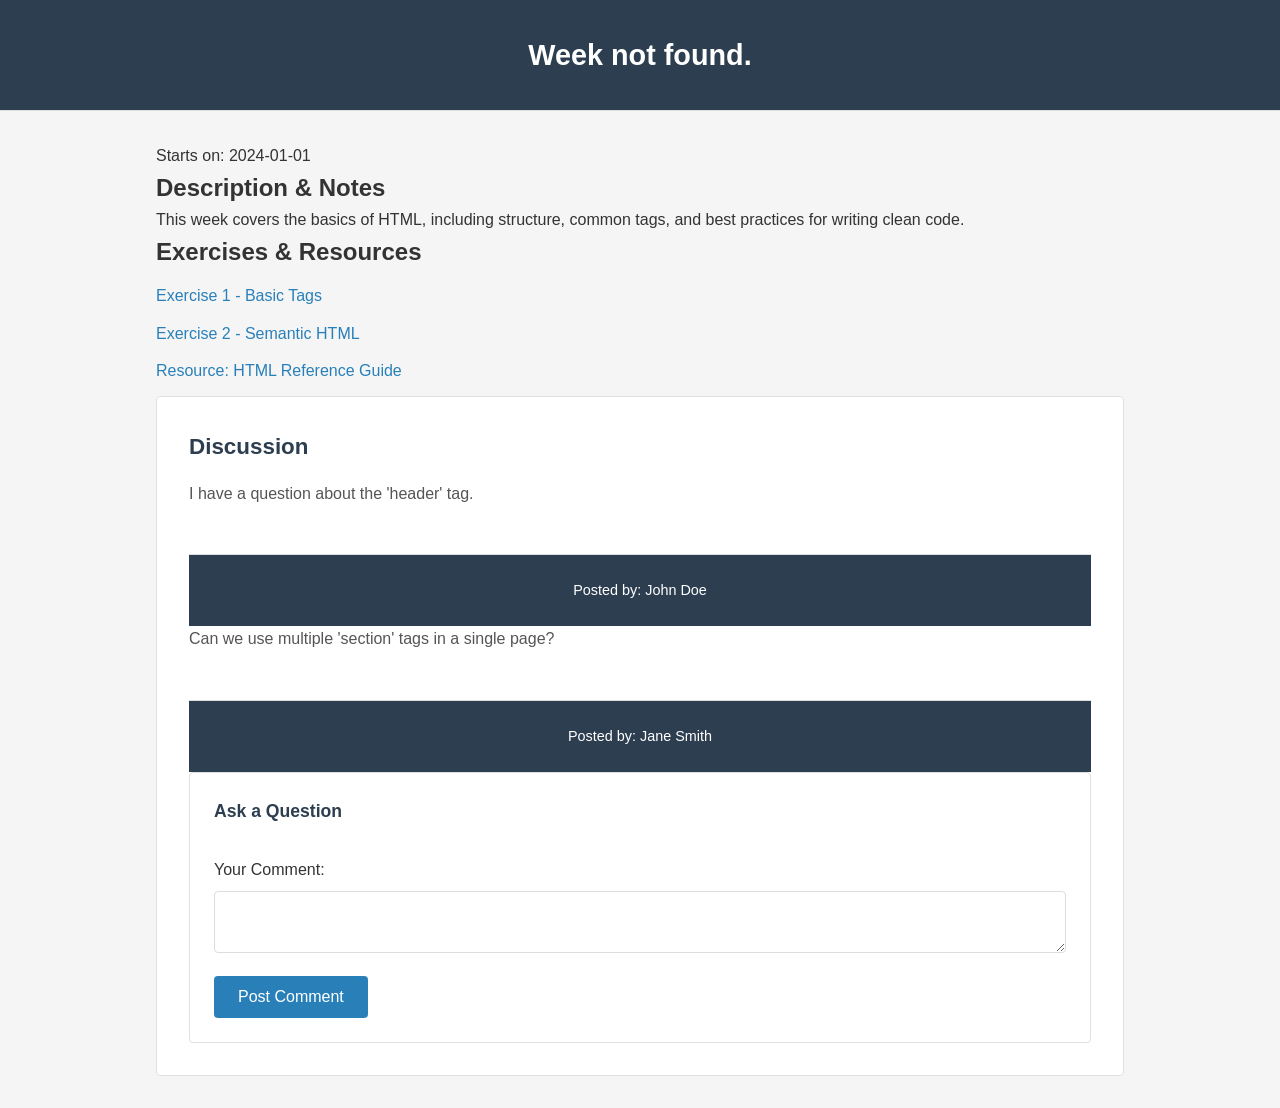
<file: src/weekly/details.html>
<!--
  Requirement: Create the Dedicated Page for a Single Week

  Instructions:
  This page displays the full details for one week and allows for discussion.
-->
<!DOCTYPE html>
<html lang="en">
<head>
    <!-- TODO: Add meta tags for charset and viewport. -->
    <meta charset="UTF-8">
    <meta name="viewport" content="width=device-width, initial-scale=1.0">

    <!-- TODO: Add a title, for now use "Week Details". -->
    <title>Week Details</title>
    <!-- TODO: Link to your CSS framework or stylesheet. -->
    <link rel="stylesheet" href="../../style.css">

    <!-- TODO: Link to your CSS framework or stylesheet. -->

</head>
<body>

    <!-- TODO: Create a 'header' with a main heading ('h1'). Use a dummy title like "Week 1: Introduction to HTML". -->
    <header>
        <h1 id="week-title">Week 1: Introduction to HTML</h1>
    </header>

    <!-- TODO: Create the 'main' content area. -->
    <main>

        <!-- Section 1: Weekly Information -->
        <!-- TODO: Use an 'article' to display the main weekly information. -->
        <article>
            <!-- TODO: Add a paragraph ('p') to display the start date, e.g., "Starts on: YYYY-MM-DD". -->
            <p id="week-start-date">Starts on: 2024-01-01</p>

            <!-- TODO: Add a sub-heading ('h2') "Description & Notes". -->
            <h2>Description & Notes</h2>

            <!-- TODO: Add a paragraph ('p') with dummy text for the week's detailed notes. -->
            <p id="week-description">This week covers the basics of HTML, including structure, common tags, and best practices for writing clean code.</p>

            <!-- TODO: Add another sub-heading ('h2') "Exercises & Resources". -->
            <h2>Exercises & Resources</h2>

            <!-- TODO: Use an unordered list ('ul') to display the links for the week. -->
            <ul id="week-links-list">
                <!-- TODO: Add list items ('li') with anchor tags ('a') for each resource. Use dummy links for now. -->
                <li><a href="#">Exercise 1 - Basic Tags</a></li>
                <li><a href="#">Exercise 2 - Semantic HTML</a></li>
                <li><a href="#">Resource: HTML Reference Guide</a></li>
            </ul>
        </article>
        <!-- End of article. -->


        <!-- Section 2: Discussion Forum -->
        <!-- TODO: Create a 'section' for the discussion, with an 'id' of "discussion-forum". -->
        <section id="discussion-forum">
            <!-- TODO: Add a sub-heading ('h2') "Discussion". -->
            <h2>Discussion</h2>

            <!-- Subsection 2.1: Existing Comments -->
            <!-- TODO: Add a container (like a 'div') for the list of comments. -->
            <div class="comments-list" id="comment-list">
                <!-- TODO: Add 1-2 dummy comments to show the structure. -->

                <!-- Example Comment 1: -->
                <article class="comment">
                    <!-- TODO: Use a 'p' for the comment text (e.g., "I have a question about the 'header' tag."). -->
                    <p>I have a question about the 'header' tag.</p>

                    <!-- TODO: Use a 'footer' to show the author (e.g., "Posted by: John Doe"). -->
                    <footer>Posted by: John Doe</footer>
                </article>

                <!-- Example Comment 2: -->
                <article class="comment">
                    <p>Can we use multiple 'section' tags in a single page?</p>
                    <footer>Posted by: Jane Smith</footer>
                </article>
            </div>
            <!-- End of comments list. -->


            <!-- Subsection 2.2: Add a Comment Form -->
            <!-- TODO: Create a 'form' for users to post new comments. Action can be '#'. -->
            <form action="#" method="post" id="comment-form">
                <!-- TODO: Use a 'fieldset' to group the controls. -->
                <fieldset>
                    <!-- TODO: Add a 'legend', e.g., "Ask a Question". -->
                    <legend>Ask a Question</legend>

                    <!-- TODO: Add a 'label' and 'textarea' for the comment box. -->
                    <label for="new-comment-text">Your Comment:</label>
                    <textarea id="new-comment-text" name="new-comment" required></textarea>

                    <!-- TODO: Add a 'button' to submit the comment. -->
                    <button type="submit">Post Comment</button>
                </fieldset>
            </form>
        </section>
        <!-- End of discussion section. -->

    </main>
    <!-- End of main. -->

    <script src="details.js" defer></script>
</body>
</html>
</file>
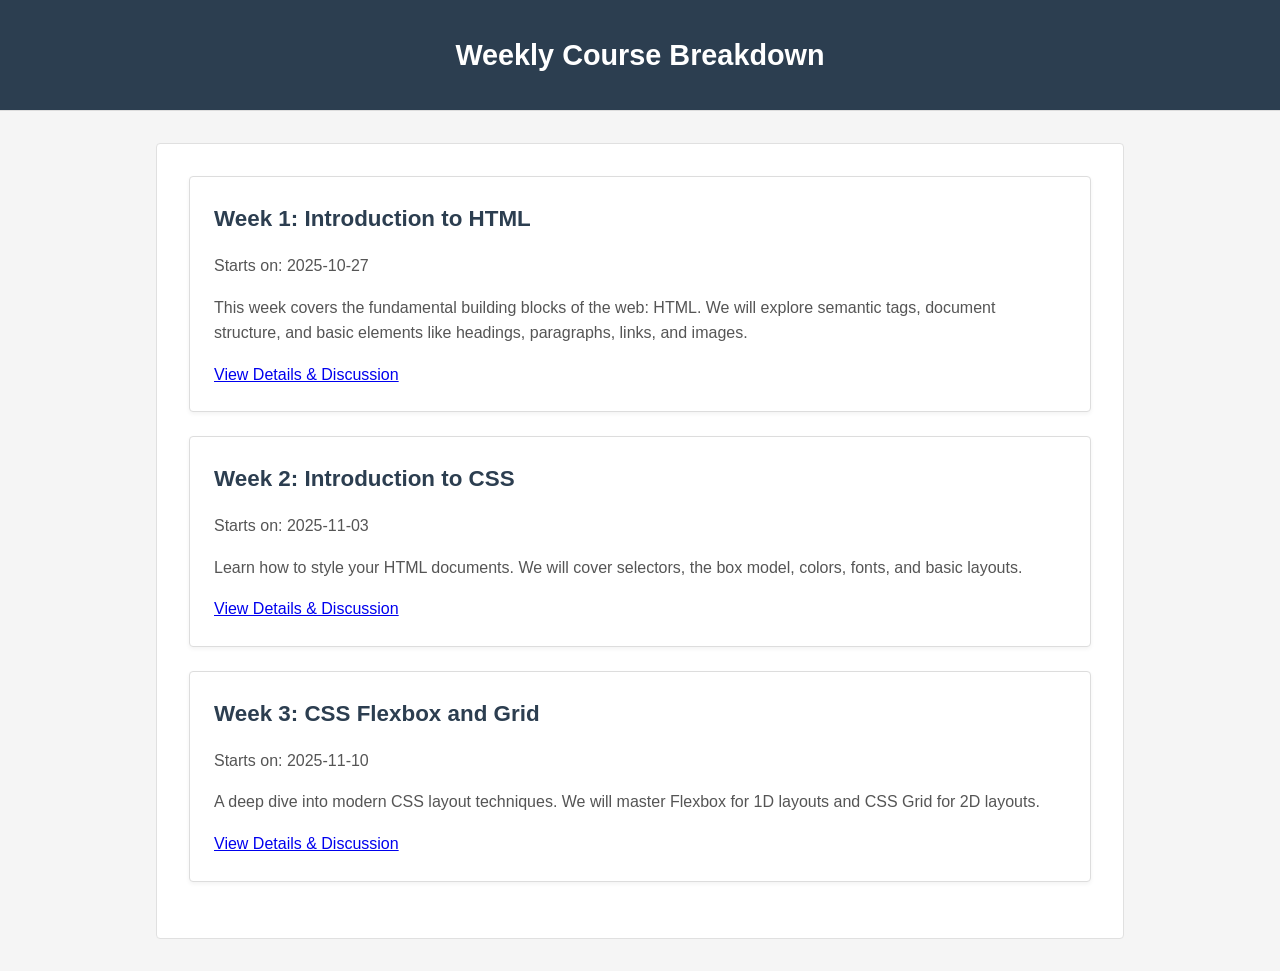
<file: src/weekly/list.html>
<!--
  Requirement: Create the Student View for the Weekly Breakdown

  Instructions:
  This page is a read-only view for students to see the plan for all weeks.
  Each week should link to its dedicated detail page.
-->
<!DOCTYPE html>
<html lang="en">
<head>
    <!-- TODO: Add meta tags for charset and viewport. -->
    <meta charset="UTF-8">
    <meta name="viewport" content="width=device-width, initial-scale=1.0">
    
    <!-- TODO: Add a title, e.g., "Weekly Course Breakdown". -->
    <title>Weekly Course Breakdown</title>
    <link rel="stylesheet" href="../../style.css">
</head>
<body>

    <!-- TODO: Create a 'header' with a main heading ('h1') "Weekly Course Breakdown". -->
    <header>
        <h1>Weekly Course Breakdown</h1>
    </header>

    <!-- TODO: Create the 'main' content area. -->
    <main>

        <!-- TODO: Create a 'section' to contain the list of weeks. -->
        <section id="week-list-section">
            <h2>Course Weeks</h2>
        
            <!-- TODO: Add 2-3 dummy weekly entries using the structure below. -->
            <!-- Example Week 1: -->
            <!-- TODO: Use an 'article' element for each week to group its content semantically. -->
            <article>
                <!-- TODO: Add a heading ('h2') for the week's title (e.g., "Week 1: Introduction to HTML"). -->
                <h2>Week 1: Introduction to HTML</h2>
                <!-- TODO: Add a paragraph ('p') to display the start date, e.g., "Starts on: YYYY-MM-DD". -->
                <p>Starts on: 2024-01-01</p>
                <!-- TODO: Add a paragraph ('p') for a brief description of the week. -->
                <p>This week covers the basics of HTML, including structure, common tags, and best practices for writing clean code.</p>
                <!-- TODO: Add an anchor tag ('a') that links to the detail page. 
                     - For now, the 'href' can be "week-detail.html".
                     - The link text should be "View Details & Discussion". -->
                <a href="details.html?id=week_1">View Details & Discussion</a>
            </article>
            <!-- End of article. -->

            <!-- Example Week 2: -->
            <!-- TODO: Create a second 'article' for another week. -->
            <article>
                <!-- TODO: Add a heading, a paragraph for the start date, a paragraph for the description, and an anchor tag linking to "week-detail.html". -->
                <h2>Week 2: CSS Fundamentals</h2>
                <p>Starts on: 2024-01-08</p>
                <p>This week focuses on the fundamentals of CSS, including selectors, properties, and how to style HTML elements effectively.</p>
                <a href="details.html?id=week_2">View Details & Discussion</a>
            </article>
            <!-- End of article. -->

            <!-- Example Week 3: -->
            <article>
                <h2>Week 3: JavaScript Basics</h2>
                <p>Starts on: 2024-01-15</p>
                <p>This week introduces JavaScript, covering basic syntax, variables, functions, and how to add interactivity to web pages.</p>
                <a href="details.html?id=week_3">View Details & Discussion</a>
            </article>
            <!-- End of article. -->
        </section>
        <!-- End of weekly list section. -->
    </main>
    <!-- End of main. -->

    <script src="list.js" defer></script>
</body>
</html>
</file>
<file: src/common/admin.css>
* {
    margin: 0;
    padding: 0;
    box-sizing: border-box;
}

:root {
    --primary-color: #2c5530;
    --primary-dark: #1e3a23;
    --secondary-color: #b68d40;
    --accent-color: #d6ad60;
    --light-color: #f5f5f5;
    --dark-color: #1a1a1a;
    --gray-light: #e8e8e8;
    --gray-medium: #999;
    --gray-dark: #555;
    --success-color: #4a9c6d;
    --warning-color: #d4a017;
    --danger-color: #c44536;

    
    --spacing-xs: 0.5rem;
    --spacing-sm: 1rem;
    --spacing-md: 1.5rem;
    --spacing-lg: 2rem;
    --spacing-xl: 3rem;

    
    --border-radius-sm: 6px;
    --border-radius-md: 10px;
    --border-radius-lg: 15px;

    
    --shadow-sm: 0 2px 8px rgba(0,0,0,0.08);
    --shadow-md: 0 4px 12px rgba(0,0,0,0.12);
    --shadow-lg: 0 8px 24px rgba(0,0,0,0.16);

    
    --transition-fast: 0.2s ease;
    --transition-normal: 0.3s ease;
    --transition-slow: 0.4s ease;
}

body {
    font-family: 'Inter', 'Helvetica Neue', Arial, sans-serif;
    line-height: 1.7;
    color: var(--dark-color);
    background: linear-gradient(135deg, #f8f8f8 0%, #eef2f3 100%);
    min-height: 100vh;
    letter-spacing: -0.3px;
    padding-bottom: var(--spacing-xl);
}

header {
    background: linear-gradient(135deg, var(--primary-dark), var(--primary-color));
    color: white;
    padding: var(--spacing-xl) var(--spacing-lg);
    text-align: center;
    box-shadow: var(--shadow-lg);
    position: relative;
    overflow: hidden;
    margin-bottom: var(--spacing-xl);
}

header::before {
    content: '';
    position: absolute;
    top: 0;
    left: 0;
    right: 0;
    bottom: 0;
    background: 
        linear-gradient(45deg, transparent 45%, rgba(255,255,255,0.05) 50%, transparent 55%),
        linear-gradient(-45deg, transparent 45%, rgba(255,255,255,0.05) 50%, transparent 55%);
    background-size: 40px 40px;
    opacity: 0.3;
    animation: subtleMove 20s linear infinite;
}

@keyframes subtleMove {
    0% { background-position: 0 0; }
    100% { background-position: 40px 40px; }
}

header h1 {
    font-size: 2.5rem;
    background: linear-gradient(90deg, white, var(--accent-color));
    -webkit-background-clip: text;
    background-clip: text;
    color: transparent;
    margin-bottom: var(--spacing-sm);
    font-weight: 700;
    position: relative;
    padding-bottom: var(--spacing-sm);
}

header h1::after {
    content: '';
    position: absolute;
    bottom: 0;
    left: 50%;
    transform: translateX(-50%);
    width: 100px;
    height: 4px;
    background: linear-gradient(90deg, white, var(--accent-color));
    border-radius: 2px;
}


main {
    padding: var(--spacing-lg);
    max-width: 1100px;
    margin: auto;
    animation: fadeIn 0.8s ease-out;
}

@keyframes fadeIn {
    from {
        opacity: 0;
        transform: translateY(20px);
    }
    to {
        opacity: 1;
        transform: translateY(0);
    }
}


section {
    background: white;
    padding: var(--spacing-xl);
    margin-bottom: var(--spacing-lg);
    border-radius: var(--border-radius-lg);
    box-shadow: var(--shadow-md);
    border: 1px solid var(--gray-light);
    position: relative;
    transition: transform var(--transition-normal), box-shadow var(--transition-normal);
}

section:hover {
    transform: translateY(-2px);
    box-shadow: var(--shadow-lg);
}

section::before {
    content: '';
    position: absolute;
    top: 0;
    left: 0;
    right: 0;
    height: 4px;
    background: linear-gradient(90deg, var(--primary-color), var(--accent-color));
    border-radius: var(--border-radius-lg) var(--border-radius-lg) 0 0;
}


h2 {
    color: var(--primary-dark);
    font-size: 1.8rem;
    font-weight: 600;
    margin-bottom: var(--spacing-lg);
    padding-bottom: var(--spacing-xs);
    border-bottom: 2px solid var(--accent-color);
    position: relative;
}

h2::after {
    content: '';
    position: absolute;
    bottom: -2px;
    left: 0;
    width: 80px;
    height: 2px;
    background: var(--primary-color);
}

fieldset {
    border: 1px solid var(--gray-light);
    padding: var(--spacing-lg);
    border-radius: var(--border-radius-md);
    margin-top: var(--spacing-md);
    background: linear-gradient(135deg, #fdfdfd 0%, #f9f9f9 100%);
    transition: border-color var(--transition-normal);
}

fieldset:hover {
    border-color: var(--accent-color);
}

legend {
    font-weight: 600;
    color: var(--primary-dark);
    padding: 0 var(--spacing-sm);
    background: white;
    border: 1px solid var(--gray-light);
    border-radius: var(--border-radius-sm);
    font-size: 1.1rem;
    position: relative;
    padding-left: 40px;
}

legend::before {
    content: '●';
    position: absolute;
    left: var(--spacing-sm);
    color: var(--secondary-color);
}

label {
    display: block;
    margin-top: var(--spacing-md);
    font-weight: 500;
    color: var(--dark-color);
    font-size: 0.95rem;
    transition: color var(--transition-fast);
}

label:hover {
    color: var(--primary-color);
}

input {
    width: 100%;
    padding: 12px 16px;
    margin-top: 8px;
    border: 1px solid var(--gray-light);
    border-radius: var(--border-radius-md);
    font-family: inherit;
    font-size: 1rem;
    transition: all var(--transition-normal);
    background: white;
    color: var(--dark-color);
}

input:focus {
    outline: none;
    border-color: var(--secondary-color);
    box-shadow: 0 0 0 3px rgba(182, 141, 64, 0.1);
    transform: translateY(-1px);
}

input:hover {
    border-color: var(--gray-medium);
}


button {
    margin-top: var(--spacing-lg);
    padding: 14px 28px;
    background: linear-gradient(135deg, var(--primary-color), var(--primary-dark));
    color: white;
    border: none;
    border-radius: var(--border-radius-md);
    cursor: pointer;
    font-weight: 600;
    font-size: 1rem;
    transition: all var(--transition-normal);
    position: relative;
    overflow: hidden;
    letter-spacing: 0.5px;
}

button::before {
    content: '';
    position: absolute;
    top: 0;
    left: -100%;
    width: 100%;
    height: 100%;
    background: linear-gradient(90deg, transparent, rgba(255,255,255,0.2), transparent);
    transition: left 0.5s ease;
}

button:hover::before {
    left: 100%;
}

button:hover {
    background: linear-gradient(135deg, var(--primary-dark), #152a1a);
    transform: translateY(-2px);
    box-shadow: var(--shadow-md);
}


table {
    width: 100%;
    border-collapse: separate;
    border-spacing: 0;
    margin-top: var(--spacing-md);
    border-radius: var(--border-radius-md);
    overflow: hidden;
    box-shadow: var(--shadow-sm);
}

thead {
    background: linear-gradient(135deg, var(--primary-color), var(--primary-dark));
}

th {
    color: white;
    padding: var(--spacing-md);
    text-align: left;
    font-weight: 600;
    border-bottom: none;
    position: relative;
    font-size: 1rem;
}

th:not(:last-child)::after {
    content: '';
    position: absolute;
    right: 0;
    top: 20%;
    height: 60%;
    width: 1px;
    background: rgba(255,255,255,0.2);
}

td {
    padding: var(--spacing-md);
    border-bottom: 1px solid var(--gray-light);
    color: var(--dark-color);
    transition: background-color var(--transition-fast);
}

tbody tr {
    transition: background-color var(--transition-fast);
}

tbody tr:hover {
    background-color: rgba(182, 141, 64, 0.05);
}

tbody tr:nth-child(even) {
    background-color: rgba(44, 85, 48, 0.03);
}

tbody tr:nth-child(even):hover {
    background-color: rgba(182, 141, 64, 0.08);
}


summary {
    cursor: pointer;
    font-weight: 600;
    margin: var(--spacing-md) 0;
    color: var(--primary-dark);
    padding: var(--spacing-sm) var(--spacing-md);
    background: linear-gradient(135deg, #f9f9f9 0%, #f5f5f5 100%);
    border-radius: var(--border-radius-sm);
    border-left: 4px solid var(--secondary-color);
    transition: all var(--transition-normal);
    list-style: none;
    position: relative;
    padding-left: 45px;
}

summary::before {
    content: '▼';
    position: absolute;
    left: var(--spacing-md);
    color: var(--secondary-color);
    transition: transform var(--transition-normal);
}

details[open] summary::before {
    transform: rotate(180deg);
}

summary:hover {
    background: linear-gradient(135deg, #f5f5f5 0%, #f0f0f0 100%);
    transform: translateX(5px);
}

details {
    background: white;
    border-radius: var(--border-radius-md);
    padding: var(--spacing-md);
    margin-bottom: var(--spacing-md);
    border: 1px solid var(--gray-light);
}


.modal {
    display: none;
    position: fixed;
    inset: 0;
    background: rgba(0, 0, 0, 0.7);
    justify-content: center;
    align-items: center;
    z-index: 1000;
    backdrop-filter: blur(4px);
    animation: fadeIn 0.3s ease-out;
}

.modal-content {
    background: white;
    padding: var(--spacing-xl);
    border-radius: var(--border-radius-lg);
    width: 90%;
    max-width: 500px;
    box-shadow: var(--shadow-lg);
    position: relative;
    animation: slideUp 0.4s ease-out;
    border-top: 4px solid var(--secondary-color);
}

@keyframes slideUp {
    from {
        opacity: 0;
        transform: translateY(30px);
    }
    to {
        opacity: 1;
        transform: translateY(0);
    }
}

.modal-close {
    position: absolute;
    top: var(--spacing-md);
    right: var(--spacing-md);
    font-size: 24px;
    cursor: pointer;
    color: var(--gray-medium);
    transition: color var(--transition-fast);
    width: 30px;
    height: 30px;
    display: flex;
    align-items: center;
    justify-content: center;
    border-radius: 50%;
}

.modal-close:hover {
    color: var(--danger-color);
    background: rgba(196, 69, 54, 0.1);
}

.modal-buttons {
    display: flex;
    gap: var(--spacing-sm);
    margin-top: var(--spacing-lg);
    justify-content: flex-end;
}

#cancel-edit {
    background: linear-gradient(135deg, var(--gray-medium), var(--gray-dark));
}

#cancel-edit:hover {
    background: linear-gradient(135deg, var(--gray-dark), #444);
}


body::after {
    content: '';
    position: fixed;
    bottom: 0;
    left: 0;
    right: 0;
    height: 4px;
    background: linear-gradient(90deg, var(--primary-color), var(--accent-color));
    z-index: 1000;
}


@media (max-width: 768px) {
    :root {
        --spacing-xl: 2rem;
        --spacing-lg: 1.5rem;
        --spacing-md: 1rem;
    }

    header h1 {
        font-size: 2rem;
    }

    main {
        padding: var(--spacing-md);
    }

    section {
        padding: var(--spacing-lg);
    }

    .modal-content {
        padding: var(--spacing-lg);
        width: 95%;
    }

    .modal-buttons {
        flex-direction: column;
    }

    button {
        width: 100%;
    }
}

@media (max-width: 480px) {
    header h1 {
        font-size: 1.6rem;
    }

    h2 {
        font-size: 1.4rem;
    }

    fieldset {
        padding: var(--spacing-md);
    }

    table {
        font-size: 0.9rem;
    }

    th, td {
        padding: 10px 12px;
    }
}

::-webkit-scrollbar {
    width: 10px;
}

::-webkit-scrollbar-track {
    background: var(--light-color);
}

::-webkit-scrollbar-thumb {
    background: linear-gradient(180deg, var(--primary-color), var(--secondary-color));
    border-radius: 5px;
}

::-webkit-scrollbar-thumb:hover {
    background: linear-gradient(180deg, var(--primary-dark), var(--accent-color));
}
</file>
<file: style.css>
/* Global Styles */
* {
    margin: 0;
    padding: 0;
    box-sizing: border-box;
}

body {
    font-family: -apple-system, BlinkMacSystemFont, 'Segoe UI', Roboto, 'Helvetica Neue', Arial, sans-serif;
    background-color: #f5f5f5;
    color: #333;
    line-height: 1.6;
}

/* Header */
header {
    background-color: #2c3e50;
    color: white;
    padding: 2rem;
    text-align: center;
    border-bottom: 1px solid #ddd;
}

header h1 {
    font-size: 1.8rem;
    font-weight: 600;
}

/* Main Content */
main {
    max-width: 1000px;
    margin: 2rem auto;
    padding: 0 1rem;
}

main section {
    background: white;
    padding: 2rem;
    margin-bottom: 2rem;
    border-radius: 4px;
    border: 1px solid #e0e0e0;
}

main section h2 {
    font-size: 1.4rem;
    margin-bottom: 1rem;
    color: #2c3e50;
}

main section p {
    color: #555;
    margin-bottom: 1rem;
}

/* Navigation */
nav {
    background: white;
    padding: 2rem;
    border-radius: 4px;
    border: 1px solid #e0e0e0;
}

nav h2 {
    font-size: 1.4rem;
    margin-bottom: 1.5rem;
    color: #2c3e50;
}

/* Lists */
ul {
    list-style: none;
}

ul li {
    margin: 0.75rem 0;
}

ul li a {
    text-decoration: none;
    color: #2980b9;
    font-weight: 500;
    transition: color 0.2s;
}

ul li a:hover {
    color: #1f5a8f;
}

/* Footer */
footer {
    text-align: center;
    background-color: #2c3e50;
    color: white;
    padding: 1.5rem;
    margin-top: 3rem;
    font-size: 0.9rem;
    border-top: 1px solid #ddd;
}

/* Forms */
form {
    background: white;
    padding: 1.5rem;
    border-radius: 4px;
    border: 1px solid #e0e0e0;
}

fieldset {
    border: none;
    padding: 0;
}

legend {
    font-size: 1.1rem;
    font-weight: 600;
    margin-bottom: 1rem;
    color: #2c3e50;
}

label {
    display: block;
    margin: 1rem 0 0.5rem;
    font-weight: 500;
    color: #333;
}

input,
textarea {
    width: 100%;
    padding: 0.75rem;
    border: 1px solid #ddd;
    border-radius: 4px;
    font-size: 1rem;
    font-family: inherit;
}

input:focus,
textarea:focus {
    outline: none;
    border-color: #2980b9;
    box-shadow: 0 0 0 2px rgba(41, 128, 185, 0.1);
}

button {
    background-color: #2980b9;
    color: white;
    padding: 0.75rem 1.5rem;
    border: none;
    border-radius: 4px;
    font-size: 1rem;
    font-weight: 500;
    cursor: pointer;
    transition: background-color 0.2s;
    margin-top: 1rem;
}

button:hover {
    background-color: #1f5a8f;
}

/* Articles */
article {
    display: block;
}

/* Article Items in List Sections */
#resource-list-section article,
#week-list-section article,
#assignment-list-section article {
    background-color: #fff;
    border: 1px solid #ddd;
    border-radius: 4px;
    padding: 1.5rem;
    margin-bottom: 1.5rem;
    box-shadow: 0 2px 4px rgba(0, 0, 0, 0.05);
}

#resource-list-section article:hover,
#week-list-section article:hover,
#assignment-list-section article:hover {
    border-color: #2980b9;
    box-shadow: 0 4px 8px rgba(0, 0, 0, 0.1);
}

/* Tables */
table {
    width: 100%;
    border-collapse: collapse;
    margin-top: 1rem;
    background: white;
}

thead {
    background-color: #2c3e50;
    color: white;
}

th {
    padding: 1rem;
    text-align: left;
    font-weight: 600;
    border-bottom: 2px solid #34495e;
}

td {
    padding: 1.2rem;
    text-align: left;
    border-bottom: 1px solid #ecf0f1;
}

tbody tr {
    transition: background-color 0.2s ease;
}

tbody tr:hover {
    background-color: #f8f9fa;
}

tbody tr:last-child td {
    border-bottom: none;
}

/* Responsive */
@media (max-width: 768px) {
    header h1 {
        font-size: 1.4rem;
    }
    
    main section {
        padding: 1.5rem;
    }
    
    table {
        font-size: 0.9rem;
    }
    
    th,
    td {
        padding: 0.75rem;
    }
}
</file>
<file: src/common/loginPage.css>
* {
    margin: 0;
    padding: 0;
    box-sizing: border-box;
}

:root {
   
    --primary-color: #2c5530;
    --primary-dark: #1e3a23;
    --secondary-color: #b68d40;
    --accent-color: #d6ad60;
    --light-color: #f5f5f5;
    --dark-color: #1a1a1a;
    --gray-light: #e8e8e8;
    --gray-medium: #999;
    --gray-dark: #555;
    --success-color: #4a9c6d;
    --warning-color: #d4a017;
    --danger-color: #c44536;

    /* Spacing */
    --spacing-xs: 0.5rem;
    --spacing-sm: 1rem;
    --spacing-md: 1.5rem;
    --spacing-lg: 2rem;
    --spacing-xl: 3rem;

    /* Border radius */
    --border-radius-sm: 6px;
    --border-radius-md: 10px;
    --border-radius-lg: 15px;

    /* Shadows */
    --shadow-sm: 0 2px 8px rgba(0,0,0,0.08);
    --shadow-md: 0 4px 12px rgba(0,0,0,0.12);
    --shadow-lg: 0 8px 24px rgba(0,0,0,0.16);
    --shadow-xl: 0 12px 32px rgba(0,0,0,0.2);

    /* Transitions */
    --transition-fast: 0.2s ease;
    --transition-normal: 0.3s ease;
    --transition-slow: 0.4s ease;
}

body {
    font-family: 'Inter', 'Helvetica Neue', Arial, sans-serif;
    background: linear-gradient(135deg, #f8f8f8 0%, #eef2f3 100%);
    display: flex;
    justify-content: center;
    align-items: center;
    min-height: 100vh;
    line-height: 1.6;
    color: var(--dark-color);
    letter-spacing: -0.3px;
    position: relative;
    overflow-x: hidden;
    padding: var(--spacing-md);
}


body::before {
    content: '';
    position: fixed;
    top: 0;
    left: 0;
    right: 0;
    bottom: 0;
    background: 
        radial-gradient(circle at 20% 80%, rgba(44, 85, 48, 0.05) 0%, transparent 50%),
        radial-gradient(circle at 80% 20%, rgba(182, 141, 64, 0.05) 0%, transparent 50%);
    z-index: -1;
    animation: subtleShift 20s ease-in-out infinite alternate;
}

@keyframes subtleShift {
    0% { transform: translate(0, 0) scale(1); }
    100% { transform: translate(30px, 30px) scale(1.05); }
}

/* Login Card Container */
.login-container {
    width: 100%;
    max-width: 450px;
    animation: slideIn 0.6s cubic-bezier(0.4, 0, 0.2, 1);
}

@keyframes slideIn {
    from {
        opacity: 0;
        transform: translateY(30px) scale(0.95);
    }
    to {
        opacity: 1;
        transform: translateY(0) scale(1);
    }
}


.login-card {
    background: white;
    padding: var(--spacing-xl);
    border-radius: var(--border-radius-lg);
    text-align: center;
    box-shadow: var(--shadow-lg);
    position: relative;
    overflow: hidden;
    border: 1px solid var(--gray-light);
    transition: transform var(--transition-normal), box-shadow var(--transition-normal);
}

.login-card:hover {
    transform: translateY(-5px);
    box-shadow: var(--shadow-xl);
}

.login-card::before {
    content: '';
    position: absolute;
    top: 0;
    left: 0;
    right: 0;
    height: 4px;
    background: linear-gradient(90deg, var(--primary-color), var(--accent-color));
    border-radius: var(--border-radius-lg) var(--border-radius-lg) 0 0;
}

/* Card Header */
.login-header {
    margin-bottom: var(--spacing-lg);
    position: relative;
}

.login-icon {
    width: 80px;
    height: 80px;
    background: linear-gradient(135deg, var(--primary-color), var(--primary-dark));
    border-radius: 50%;
    display: flex;
    align-items: center;
    justify-content: center;
    margin: 0 auto var(--spacing-md);
    color: white;
    font-size: 2rem;
    box-shadow: var(--shadow-md);
    position: relative;
}

.login-icon::before {
    content: '';
    position: absolute;
    top: 5px;
    left: 5px;
    right: 5px;
    bottom: 5px;
    border: 2px solid rgba(255, 255, 255, 0.3);
    border-radius: 50%;
}

h2 {
    color: var(--primary-dark);
    font-size: 2rem;
    font-weight: 600;
    margin-bottom: var(--spacing-sm);
    position: relative;
    padding-bottom: var(--spacing-sm);
    background: linear-gradient(90deg, var(--primary-dark), var(--secondary-color));
    -webkit-background-clip: text;
    background-clip: text;
    color: transparent;
    text-align: center;
    animation: subtlePulse 5s ease-in-out infinite;
}

@keyframes subtlePulse {
    0%, 100% { opacity: 1; }
    50% { opacity: 0.9; }
}

h2::after {
    content: '';
    position: absolute;
    bottom: 0;
    left: 50%;
    transform: translateX(-50%);
    width: 60px;
    height: 3px;
    background: linear-gradient(90deg, var(--primary-color), var(--accent-color));
    border-radius: 2px;
}

/* Form Styling */
form {
    width: 100%;
    animation: fadeIn 0.4s ease-out;
}

fieldset {
    border: 1px solid var(--gray-light);
    padding: var(--spacing-lg);
    border-radius: var(--border-radius-md);
    margin: var(--spacing-md) 0;
    background: linear-gradient(135deg, #fdfdfd 0%, #f9f9f9 100%);
    position: relative;
    transition: border-color var(--transition-normal);
}

fieldset:hover {
    border-color: var(--accent-color);
    box-shadow: var(--shadow-sm);
}

legend {
    color: var(--primary-dark);
    font-weight: 600;
    padding: 0 var(--spacing-sm);
    background: white;
    font-size: 1.1rem;
    position: relative;
    display: inline-block;
    margin-bottom: var(--spacing-sm);
}

/* Form Elements */
.form-group {
    margin-bottom: var(--spacing-md);
    position: relative;
}

label {
    display: block;
    text-align: left;
    margin-bottom: 8px;
    font-weight: 500;
    color: var(--dark-color);
    font-size: 0.95rem;
    transition: color var(--transition-fast);
}

label:hover {
    color: var(--primary-color);
}

input {
    width: 100%;
    padding: 14px 16px;
    border: 1px solid var(--gray-light);
    border-radius: var(--border-radius-md);
    font-family: inherit;
    font-size: 1rem;
    transition: all var(--transition-normal);
    background: white;
    color: var(--dark-color);
    position: relative;
}

input:focus {
    outline: none;
    border-color: var(--secondary-color);
    box-shadow: 0 0 0 3px rgba(182, 141, 64, 0.1);
    transform: translateY(-1px);
}

input:hover {
    border-color: var(--gray-medium);
}

input::placeholder {
    color: var(--gray-medium);
    opacity: 0.7;
}

/* Button Styling */
button[type="submit"], 
button[type="button"] {
    width: 100%;
    padding: 16px;
    background: linear-gradient(135deg, var(--primary-color), var(--primary-dark));
    color: white;
    border: none;
    border-radius: var(--border-radius-md);
    cursor: pointer;
    font-weight: 600;
    font-size: 1rem;
    margin-top: var(--spacing-sm);
    transition: all var(--transition-normal);
    position: relative;
    overflow: hidden;
    letter-spacing: 0.5px;
    z-index: 1;
}

button[type="submit"]::before,
button[type="button"]::before {
    content: '';
    position: absolute;
    top: 0;
    left: -100%;
    width: 100%;
    height: 100%;
    background: linear-gradient(90deg, transparent, rgba(255, 255, 255, 0.2), transparent);
    transition: left 0.6s ease;
}

button[type="submit"]:hover::before,
button[type="button"]:hover::before {
    left: 100%;
}

button[type="submit"]:hover,
button[type="button"]:hover {
    background: linear-gradient(135deg, var(--primary-dark), #152a1a);
    transform: translateY(-2px);
    box-shadow: var(--shadow-md);
}

button[type="submit"]:active,
button[type="button"]:active {
    transform: translateY(0);
}

/* Bottom accent line */
body::after {
    content: '';
    position: fixed;
    bottom: 0;
    left: 0;
    right: 0;
    height: 4px;
    background: linear-gradient(90deg, var(--primary-color), var(--accent-color));
    z-index: 10;
}

/* Responsive Design */
@media (max-width: 768px) {
    .login-container {
        animation: slideInMobile 0.6s cubic-bezier(0.4, 0, 0.2, 1);
        max-width: 100%;
        padding: var(--spacing-sm);
    }

    @keyframes slideInMobile {
        from {
            opacity: 0;
            transform: translateY(20px);
        }
        to {
            opacity: 1;
            transform: translateY(0);
        }
    }

    .login-card {
        padding: var(--spacing-lg);
    }

    h2 {
        font-size: 1.6rem;
    }

    .login-icon {
        width: 60px;
        height: 60px;
        font-size: 1.5rem;
    }

    fieldset {
        padding: var(--spacing-md);
    }

    input, button[type="submit"], button[type="button"] {
        padding: 12px 14px;
    }

    .tabs {
        gap: 4px;
    }

    .tab {
        padding: var(--spacing-xs);
        font-size: 0.85rem;
    }
}

@media (max-width: 480px) {
    body {
        padding: var(--spacing-sm);
    }

    .login-card {
        padding: var(--spacing-md);
    }

    h2 {
        font-size: 1.4rem;
    }

    fieldset {
        padding: var(--spacing-sm);
    }

    input {
        padding: 10px 12px;
    }
}

/* Custom scrollbar */
::-webkit-scrollbar {
    width: 8px;
}

::-webkit-scrollbar-track {
    background: var(--light-color);
}

::-webkit-scrollbar-thumb {
    background: linear-gradient(180deg, var(--primary-color), var(--secondary-color));
    border-radius: 4px;
}

::-webkit-scrollbar-thumb:hover {
    background: linear-gradient(180deg, var(--primary-dark), var(--accent-color));
}
</file>
